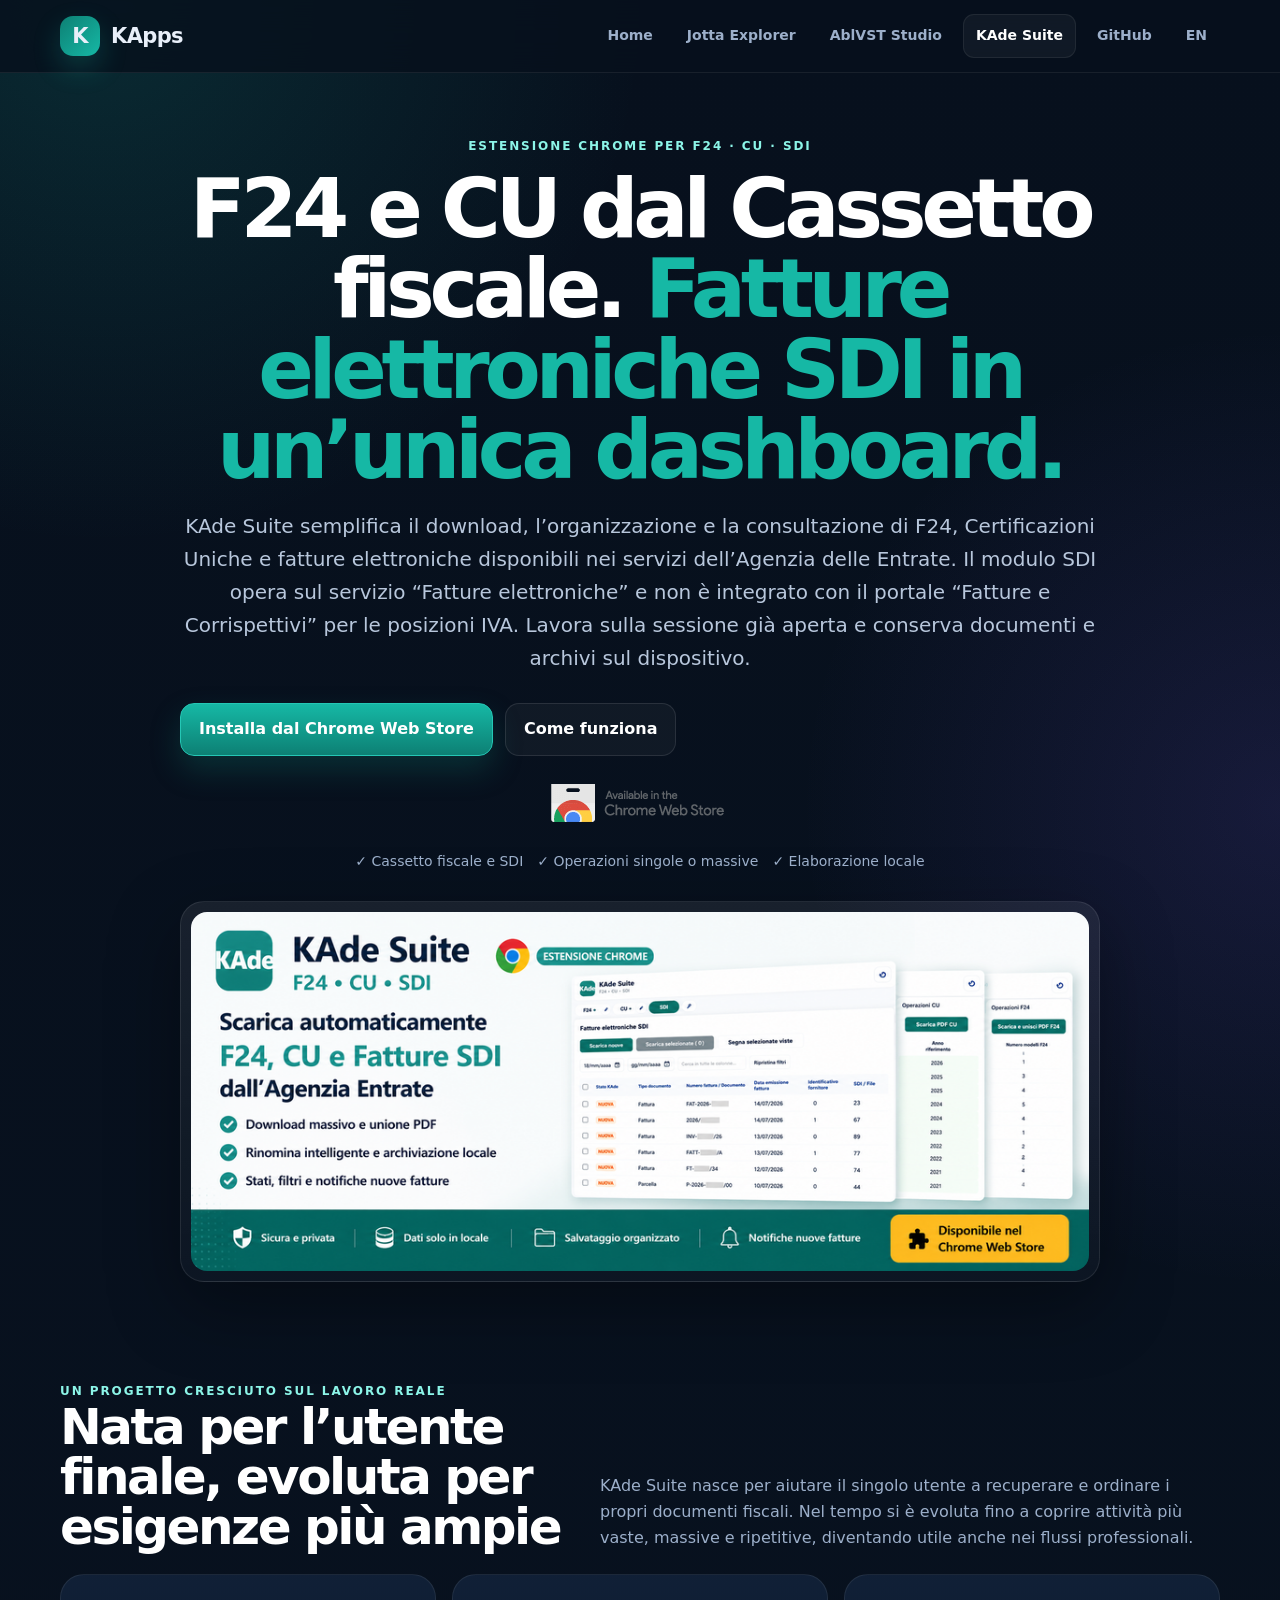
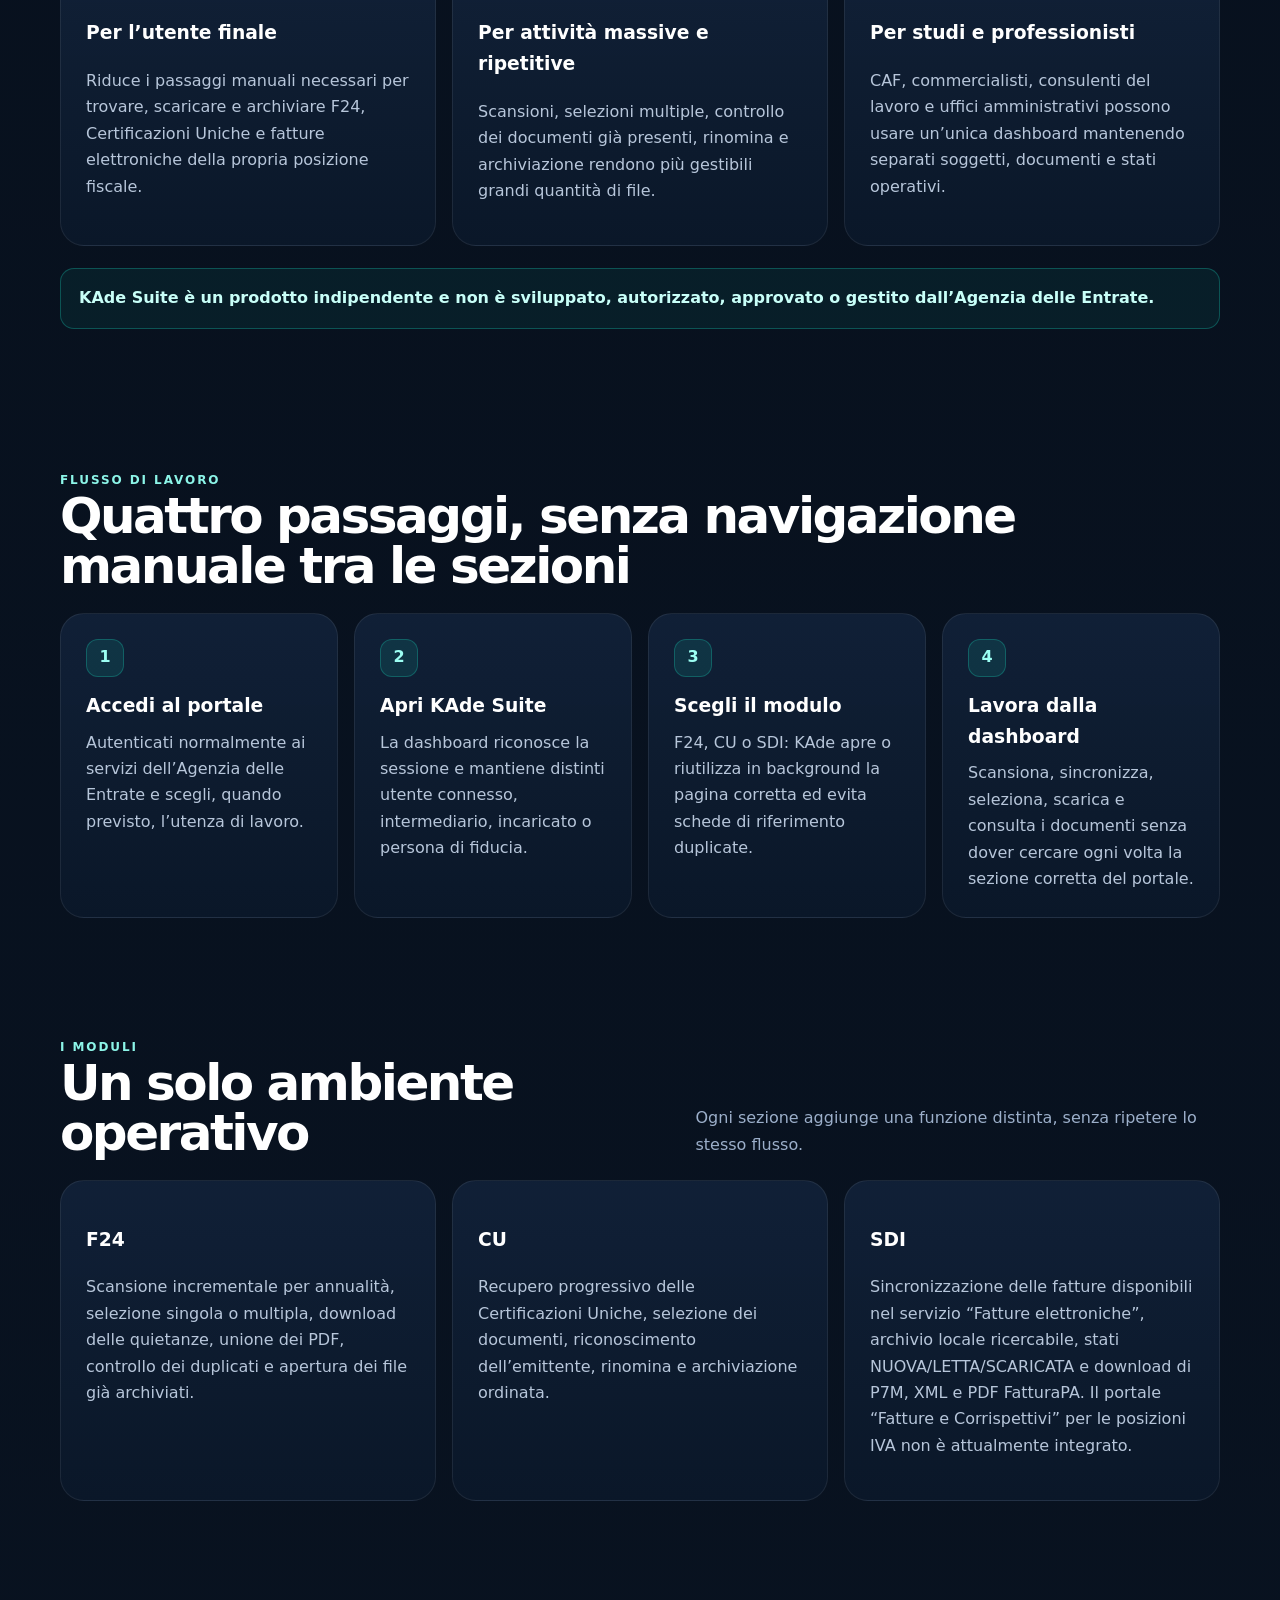
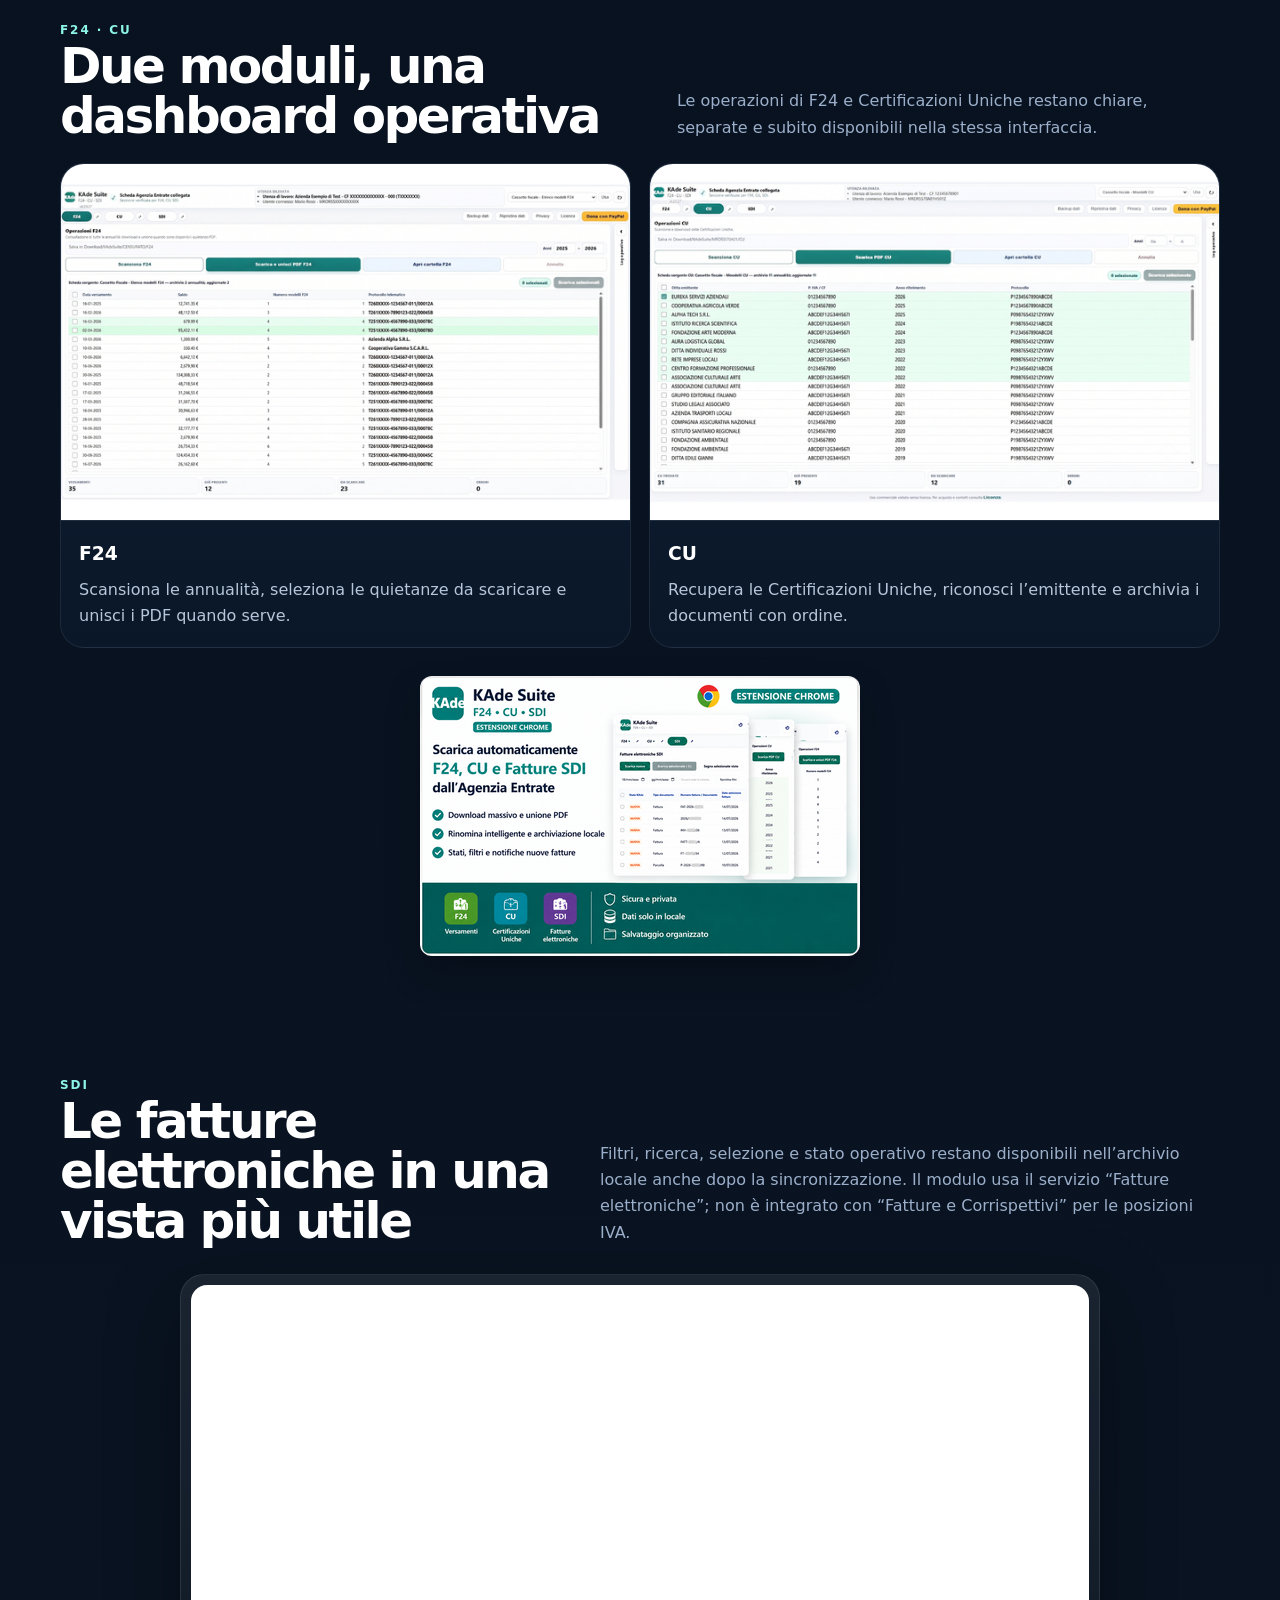
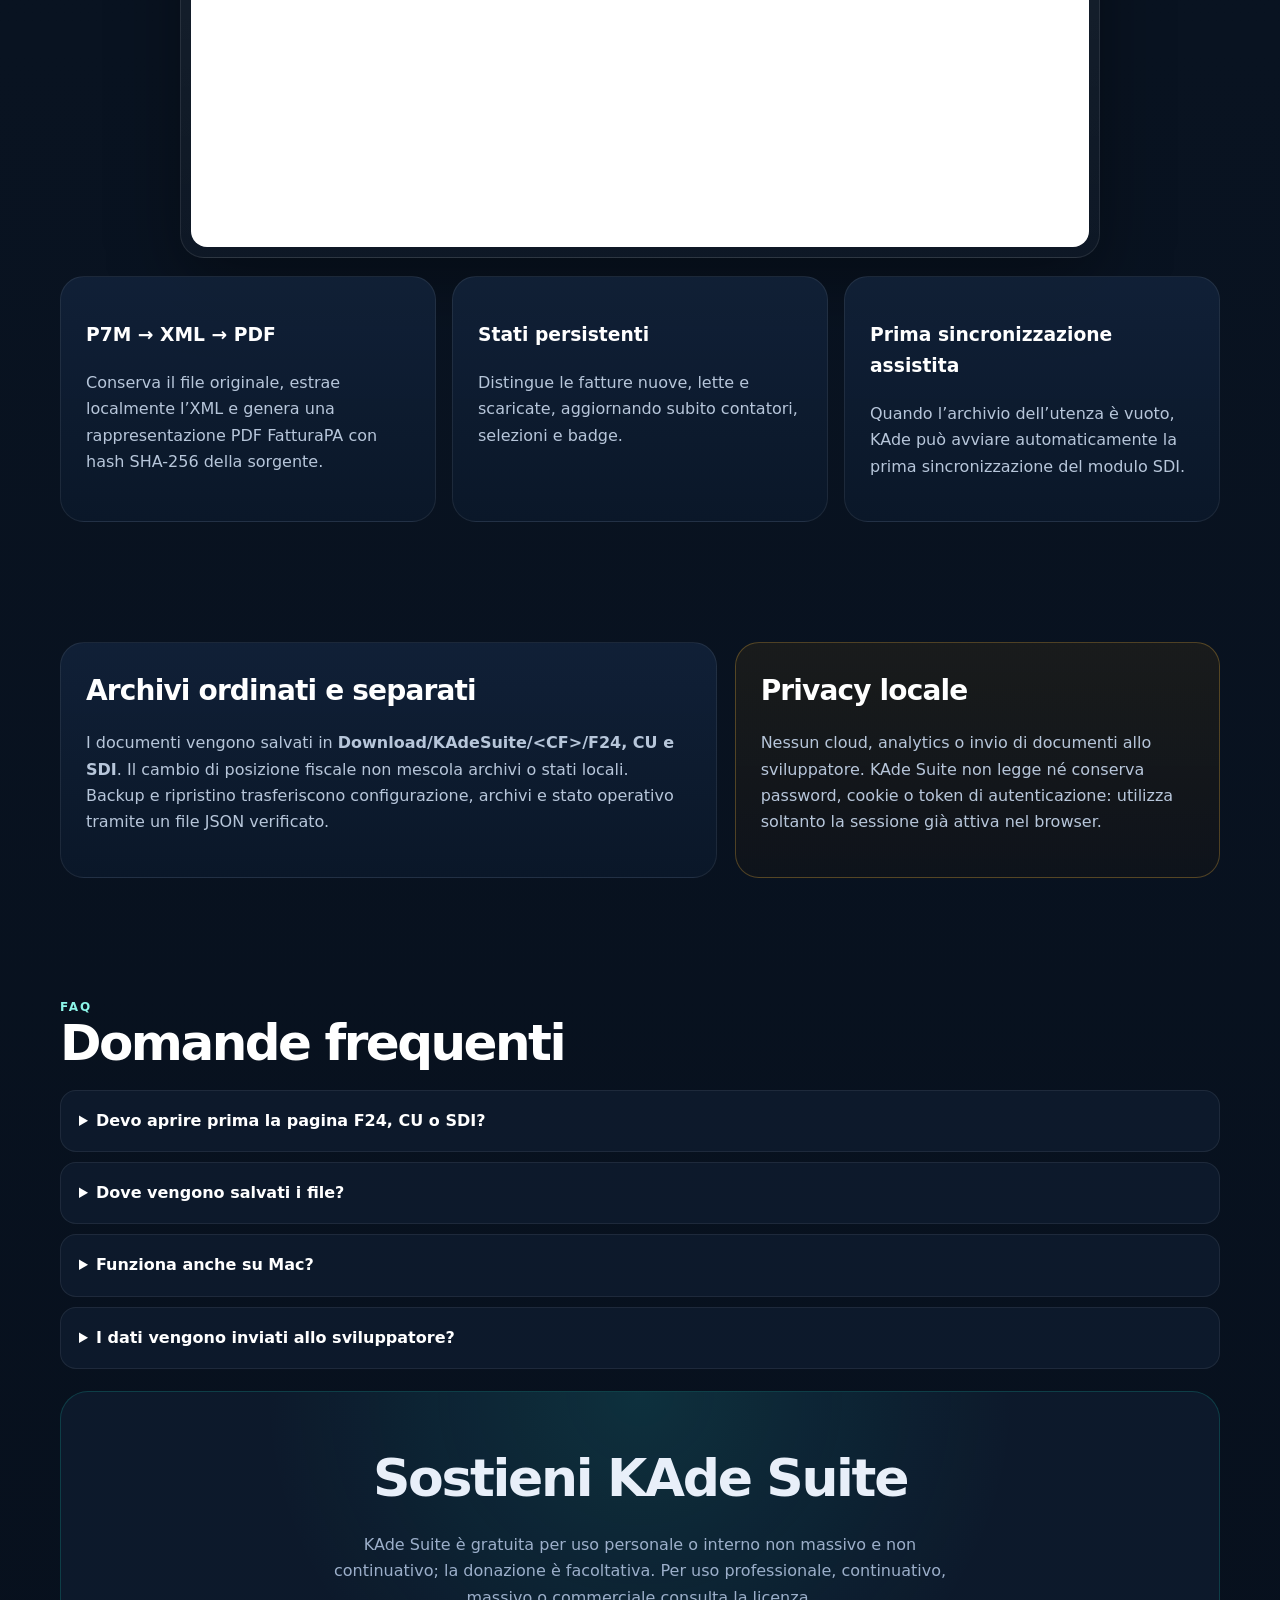
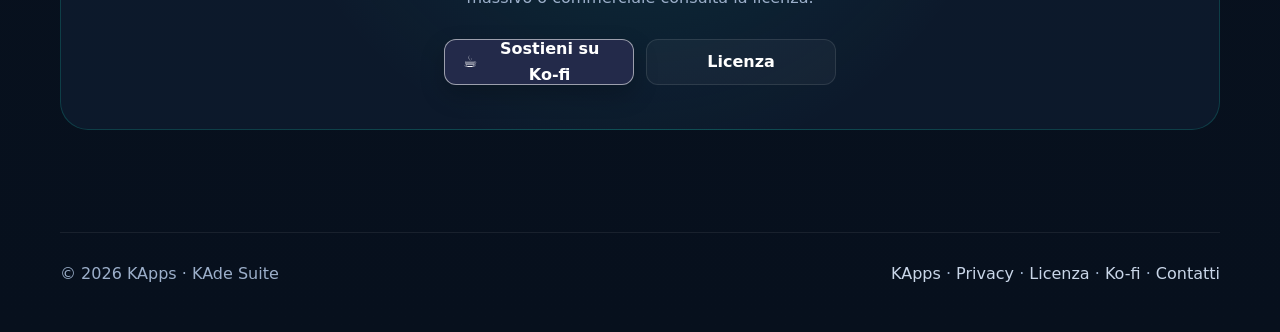
<file: docs/index.html>
<!doctype html>
<html lang="it">
<head>
  <meta charset="utf-8">
  <meta name="viewport" content="width=device-width,initial-scale=1">
  <title>KAde Suite: download massivo F24, CU e fatture SDI</title>
  <meta name="description" content="Estensione Chrome per scaricare F24 e CU e gestire fatture dal servizio Fatture elettroniche. Il modulo SDI non integra Fatture e Corrispettivi.">
  <meta name="google-site-verification" content="sFQ05c6L6X09Z1h0J1PBLBPeRqKLI5xaae3QsJXlgHY">
  
  <link rel="icon" href="assets/favicon-32.png">
  <link rel="apple-touch-icon" href="assets/apple-touch-icon.png">
  <link rel="manifest" href="site.webmanifest">
  <link rel="stylesheet" href="css/style.css">

  <link rel="canonical" href="https://canbelieve.github.io/kade-suite/">
  <link rel="alternate" hreflang="it" href="https://canbelieve.github.io/kade-suite/">
  <link rel="alternate" hreflang="en" href="https://canbelieve.github.io/kade-suite/en/">
  <link rel="alternate" hreflang="x-default" href="https://canbelieve.github.io/kade-suite/">
  <meta name="robots" content="index,follow">
  <meta name="theme-color" content="#07101d">
  <meta property="og:type" content="website">
  <meta property="og:site_name" content="KApps">
  <meta property="og:title" content="KAde Suite: download massivo F24, CU e fatture SDI">
  <meta property="og:description" content="Estensione Chrome per scaricare F24 e CU e gestire fatture dal servizio Fatture elettroniche. Il modulo SDI non integra Fatture e Corrispettivi.">
  <meta property="og:url" content="https://canbelieve.github.io/kade-suite/">
  <meta property="og:image" content="https://canbelieve.github.io/kade-suite/assets/og-kade-suite.png">
  <meta property="og:image:alt" content="KAde Suite">
  <meta property="og:locale" content="it_IT">
  <meta property="og:locale:alternate" content="en_US">
  <meta name="twitter:card" content="summary_large_image">
  <meta name="twitter:title" content="KAde Suite: download massivo F24, CU e fatture SDI">
  <meta name="twitter:description" content="Estensione Chrome per scaricare F24 e CU e gestire fatture dal servizio Fatture elettroniche. Il modulo SDI non integra Fatture e Corrispettivi.">
  <meta name="twitter:image" content="https://canbelieve.github.io/kade-suite/assets/og-kade-suite.png">
  <script type="application/ld+json">{"@context":"https://schema.org","@graph":[{"@type":"SoftwareApplication","@id":"https://canbelieve.github.io/kade-suite/#software","name":"KAde Suite","description":"Estensione Chrome per scaricare F24 e Certificazioni Uniche e gestire le fatture disponibili nel servizio Fatture elettroniche dell'Agenzia delle Entrate. Il modulo SDI non integra il portale Fatture e Corrispettivi per le posizioni IVA.","url":"https://canbelieve.github.io/kade-suite/","inLanguage":"it","applicationCategory":"BusinessApplication","operatingSystem":"Chrome","browserRequirements":"Richiede Google Chrome","isAccessibleForFree":true,"offers":{"@type":"Offer","price":0,"priceCurrency":"EUR","description":"Uso personale o interno non massivo e non continuativo"},"image":"https://canbelieve.github.io/kade-suite/assets/kade-suite-promo-hero.png","screenshot":["https://canbelieve.github.io/kade-suite/assets/kade-suite-f24.png","https://canbelieve.github.io/kade-suite/assets/kade-suite-cu.png","https://canbelieve.github.io/kade-suite/assets/kade-suite-sdi.png"],"featureList":["Download e unione PDF F24","Download massivo delle Certificazioni Uniche","Gestione locale delle fatture disponibili nel servizio Fatture elettroniche","Archivi separati per posizione fiscale"],"downloadUrl":"https://chromewebstore.google.com/detail/kade-suite/hblajdcobjpapcgbkgjkkmnklhofilia","publisher":{"@id":"https://canbelieve.github.io/#organization"}},{"@type":"Organization","@id":"https://canbelieve.github.io/#organization","name":"KApps","url":"https://canbelieve.github.io/","logo":"https://canbelieve.github.io/kade-suite/assets/icon-512.png","sameAs":["https://github.com/canbelieve","https://ko-fi.com/U7I223UF77"]},{"@type":"BreadcrumbList","@id":"https://canbelieve.github.io/kade-suite/#breadcrumb","itemListElement":[{"@type":"ListItem","position":1,"name":"KApps","item":"https://canbelieve.github.io/"},{"@type":"ListItem","position":2,"name":"KAde Suite","item":"https://canbelieve.github.io/kade-suite/"}]}]}</script>
</head>
<body class="kade-page">
<header class="site-header"><div class="container header-inner"><a class="brand" href="https://canbelieve.github.io/"><span class="brand-mark">K</span>KApps</a><nav class="nav" aria-label="Main navigation"><a href="https://canbelieve.github.io/">Home</a><a href="https://canbelieve.github.io/jotta-explorer.html">Jotta Explorer</a><a href="https://canbelieve.github.io/ablvst-studio.html">AblVST Studio</a><a class="active" href="https://canbelieve.github.io/kade-suite/">KAde Suite</a><a href="https://github.com/canbelieve/kade-suite">GitHub</a><a class="lang-btn" href="https://canbelieve.github.io/kade-suite/en/" aria-label="Switch to English">EN</a></nav></div></header>
<main>
<section class="container product-hero">
  <div class="product-copy">
    <div class="eyebrow">ESTENSIONE CHROME PER F24 · CU · SDI</div>
    <h1>F24 e CU dal Cassetto fiscale. <span class="kade-accent">Fatture elettroniche SDI in un’unica dashboard.</span></h1>
    
    <p>KAde Suite semplifica il download, l’organizzazione e la consultazione di F24, Certificazioni Uniche e fatture elettroniche disponibili nei servizi dell’Agenzia delle Entrate. Il modulo SDI opera sul servizio “Fatture elettroniche” e non è integrato con il portale “Fatture e Corrispettivi” per le posizioni IVA. Lavora sulla sessione già aperta e conserva documenti e archivi sul dispositivo.</p>
    
    <div class="hero-actions"><a class="button primary" href="https://chromewebstore.google.com/detail/kade-suite/hblajdcobjpapcgbkgjkkmnklhofilia">Installa dal Chrome Web Store</a><a class="button" href="#come-funziona">Come funziona</a></div>
    <a href="https://chromewebstore.google.com/detail/kade-suite/hblajdcobjpapcgbkgjkkmnklhofilia"><img class="store-badge-kade" src="assets/chrome-web-store-badge.png" alt="Available in the Chrome Web Store" width="206" height="58"></a>
    <div class="notes"><span>✓ Cassetto fiscale e SDI</span><span>✓ Operazioni singole o massive</span><span>✓ Elaborazione locale</span></div>
  </div>
  <div class="product-shot promo-hero"><picture><source srcset="assets/kade-suite-promo-hero-960.webp 960w, assets/kade-suite-promo-hero.webp 1400w" sizes="(max-width: 952px) calc(100vw - 54px), 898px" type="image/webp"><img src="assets/kade-suite-promo-hero.png" alt="KAde Suite per scaricare F24, CU e fatture SDI dall'Agenzia delle Entrate" width="1400" height="560" loading="eager" decoding="async" fetchpriority="high"></picture></div>
</section>

<section class="container section" id="destinatari">
  <div class="section-head"><div><div class="eyebrow">UN PROGETTO CRESCIUTO SUL LAVORO REALE</div><h2>Nata per l’utente finale, evoluta per esigenze più ampie</h2></div><p>KAde Suite nasce per aiutare il singolo utente a recuperare e ordinare i propri documenti fiscali. Nel tempo si è evoluta fino a coprire attività più vaste, massive e ripetitive, diventando utile anche nei flussi professionali.</p></div>
  <div class="grid-3">
    <article class="panel"><h3>Per l’utente finale</h3><p>Riduce i passaggi manuali necessari per trovare, scaricare e archiviare F24, Certificazioni Uniche e fatture elettroniche della propria posizione fiscale.</p></article>
    <article class="panel"><h3>Per attività massive e ripetitive</h3><p>Scansioni, selezioni multiple, controllo dei documenti già presenti, rinomina e archiviazione rendono più gestibili grandi quantità di file.</p></article>
    <article class="panel"><h3>Per studi e professionisti</h3><p>CAF, commercialisti, consulenti del lavoro e uffici amministrativi possono usare un’unica dashboard mantenendo separati soggetti, documenti e stati operativi.</p></article>
  </div>
  <div class="notice">KAde Suite è un prodotto indipendente e non è sviluppato, autorizzato, approvato o gestito dall’Agenzia delle Entrate.</div>
</section>

<section class="container section" id="come-funziona">
  <div class="section-head"><div><div class="eyebrow">FLUSSO DI LAVORO</div><h2>Quattro passaggi, senza navigazione manuale tra le sezioni</h2></div></div>
  <div class="grid-3 workflow-grid">
    <article class="panel step"><span>1</span><h3>Accedi al portale</h3><p>Autenticati normalmente ai servizi dell’Agenzia delle Entrate e scegli, quando previsto, l’utenza di lavoro.</p></article>
    <article class="panel step"><span>2</span><h3>Apri KAde Suite</h3><p>La dashboard riconosce la sessione e mantiene distinti utente connesso, intermediario, incaricato o persona di fiducia.</p></article>
    <article class="panel step"><span>3</span><h3>Scegli il modulo</h3><p>F24, CU o SDI: KAde apre o riutilizza in background la pagina corretta ed evita schede di riferimento duplicate.</p></article>
    <article class="panel step"><span>4</span><h3>Lavora dalla dashboard</h3><p>Scansiona, sincronizza, seleziona, scarica e consulta i documenti senza dover cercare ogni volta la sezione corretta del portale.</p></article>
  </div>
</section>

<section class="container section" id="features">
  <div class="section-head"><div><div class="eyebrow">I MODULI</div><h2>Un solo ambiente operativo</h2></div><p>Ogni sezione aggiunge una funzione distinta, senza ripetere lo stesso flusso.</p></div>
  <div class="grid-3">
    <article class="panel"><h3>F24</h3><p>Scansione incrementale per annualità, selezione singola o multipla, download delle quietanze, unione dei PDF, controllo dei duplicati e apertura dei file già archiviati.</p></article>
    <article class="panel"><h3>CU</h3><p>Recupero progressivo delle Certificazioni Uniche, selezione dei documenti, riconoscimento dell’emittente, rinomina e archiviazione ordinata.</p></article>
    <article class="panel"><h3>SDI</h3><p>Sincronizzazione delle fatture disponibili nel servizio “Fatture elettroniche”, archivio locale ricercabile, stati NUOVA/LETTA/SCARICATA e download di P7M, XML e PDF FatturaPA. Il portale “Fatture e Corrispettivi” per le posizioni IVA non è attualmente integrato.</p></article>
  </div>
</section>

<section class="container section" id="f24-cu">
  <div class="section-head"><div><div class="eyebrow">F24 · CU</div><h2>Due moduli, una dashboard operativa</h2></div><p>Le operazioni di F24 e Certificazioni Uniche restano chiare, separate e subito disponibili nella stessa interfaccia.</p></div>
  <div class="module-showcase">
    <article class="panel module-card"><picture><source srcset="assets/kade-suite-f24-640.webp 640w, assets/kade-suite-f24.webp 1280w" sizes="(max-width: 720px) calc(100vw - 34px), (max-width: 1192px) calc(50vw - 27px), 569px" type="image/webp"><img src="assets/kade-suite-f24.png" alt="Modulo F24 di KAde Suite" width="1280" height="800" loading="lazy" decoding="async"></picture><div><h3>F24</h3><p>Scansiona le annualità, seleziona le quietanze da scaricare e unisci i PDF quando serve.</p></div></article>
    <article class="panel module-card"><picture><source srcset="assets/kade-suite-cu-640.webp 640w, assets/kade-suite-cu.webp 1280w" sizes="(max-width: 720px) calc(100vw - 34px), (max-width: 1192px) calc(50vw - 27px), 569px" type="image/webp"><img src="assets/kade-suite-cu.png" alt="Modulo Certificazioni Uniche di KAde Suite" width="1280" height="800" loading="lazy" decoding="async"></picture><div><h3>CU</h3><p>Recupera le Certificazioni Uniche, riconosci l’emittente e archivia i documenti con ordine.</p></div></article>
  </div>
  <a class="compact-promo" href="https://chromewebstore.google.com/detail/kade-suite/hblajdcobjpapcgbkgjkkmnklhofilia" aria-label="Installa KAde Suite dal Chrome Web Store"><picture><source srcset="assets/kade-suite-promo-compact.webp" type="image/webp"><img src="assets/kade-suite-promo-compact.png" alt="KAde Suite, estensione Chrome per F24, CU e SDI" width="440" height="280" loading="lazy" decoding="async"></picture></a>
</section>

<section class="container section" id="sdi">
  <div class="section-head"><div><div class="eyebrow">SDI</div><h2>Le fatture elettroniche in una vista più utile</h2></div><p>Filtri, ricerca, selezione e stato operativo restano disponibili nell’archivio locale anche dopo la sincronizzazione. Il modulo usa il servizio “Fatture elettroniche”; non è integrato con “Fatture e Corrispettivi” per le posizioni IVA.</p></div>
  <div class="product-shot sdi-shot"><picture><source srcset="assets/kade-suite-sdi-793.webp 793w, assets/kade-suite-sdi.webp 1586w" sizes="(max-width: 952px) calc(100vw - 54px), 898px" type="image/webp"><img src="assets/kade-suite-sdi.png" alt="Archivio SDI di KAde Suite" width="1586" height="992" loading="lazy" decoding="async"></picture></div>
  <div class="grid-3 sdi-features">
    <article class="panel"><h3>P7M → XML → PDF</h3><p>Conserva il file originale, estrae localmente l’XML e genera una rappresentazione PDF FatturaPA con hash SHA-256 della sorgente.</p></article>
    <article class="panel"><h3>Stati persistenti</h3><p>Distingue le fatture nuove, lette e scaricate, aggiornando subito contatori, selezioni e badge.</p></article>
    <article class="panel"><h3>Prima sincronizzazione assistita</h3><p>Quando l’archivio dell’utenza è vuoto, KAde può avviare automaticamente la prima sincronizzazione del modulo SDI.</p></article>
  </div>
</section>

<section class="container section">
  <div class="requirements">
    <article class="panel"><h2>Archivi ordinati e separati</h2><p>I documenti vengono salvati in <strong>Download/KAdeSuite/&lt;CF&gt;/F24, CU e SDI</strong>. Il cambio di posizione fiscale non mescola archivi o stati locali. Backup e ripristino trasferiscono configurazione, archivi e stato operativo tramite un file JSON verificato.</p></article>
    <article class="panel callout"><h2>Privacy locale</h2><p>Nessun cloud, analytics o invio di documenti allo sviluppatore. KAde Suite non legge né conserva password, cookie o token di autenticazione: utilizza soltanto la sessione già attiva nel browser.</p></article>
  </div>
</section>

<section class="container section" id="faq">
  <div class="section-head"><div><div class="eyebrow">FAQ</div><h2>Domande frequenti</h2></div></div>
  <div class="faq">
    <details><summary>Devo aprire prima la pagina F24, CU o SDI?</summary><p>No. Devi prima autenticarti ai servizi dell’Agenzia delle Entrate. Poi apri KAde Suite e selezioni il modulo: l’estensione apre o riutilizza automaticamente la relativa pagina di riferimento. In caso di sessione scaduta ti chiede di effettuare nuovamente l’accesso.</p></details>
    <details><summary>Dove vengono salvati i file?</summary><p>Nella cartella Download predefinita di Chrome, sotto KAdeSuite/&lt;CF&gt;/F24, CU e SDI.</p></details>
    <details><summary>Funziona anche su Mac?</summary><p>Il codice usa le API standard di Chrome e percorsi relativi alla cartella Download, senza riferimenti fissi a Windows. È quindi progettato per Windows, macOS e Linux. I test principali della versione attuale sono stati eseguiti su Windows; su macOS e Linux è consigliato verificare il flusso con la propria configurazione di Chrome.</p></details>
    <details><summary>I dati vengono inviati allo sviluppatore?</summary><p>No. Non sono presenti analytics, pubblicità, telemetria dello sviluppatore o servizi cloud per i documenti.</p></details>
  </div>
  <div class="cta" id="support"><h2>Sostieni KAde Suite</h2><p>KAde Suite è gratuita per uso personale o interno non massivo e non continuativo; la donazione è facoltativa. Per uso professionale, continuativo, massivo o commerciale consulta la licenza.</p><div class="hero-actions"><a class="button kofi-link" href="https://ko-fi.com/U7I223UF77" target="_blank" rel="noopener noreferrer"><span aria-hidden="true">☕</span> Sostieni su Ko-fi</a><a class="button" href="license.html">Licenza</a></div></div>
</section>
</main>
<footer class="container footer"><span>© 2026 KApps · KAde Suite</span><span><a href="https://canbelieve.github.io/">KApps</a> · <a href="privacy.html">Privacy</a> · <a href="license.html">Licenza</a> · <a href="https://ko-fi.com/U7I223UF77" target="_blank" rel="noopener noreferrer">Ko-fi</a> · <a href="mailto:info@latenzazero.it">Contatti</a></span></footer>
<script src="js/app.js"></script>
</body></html>
</file>
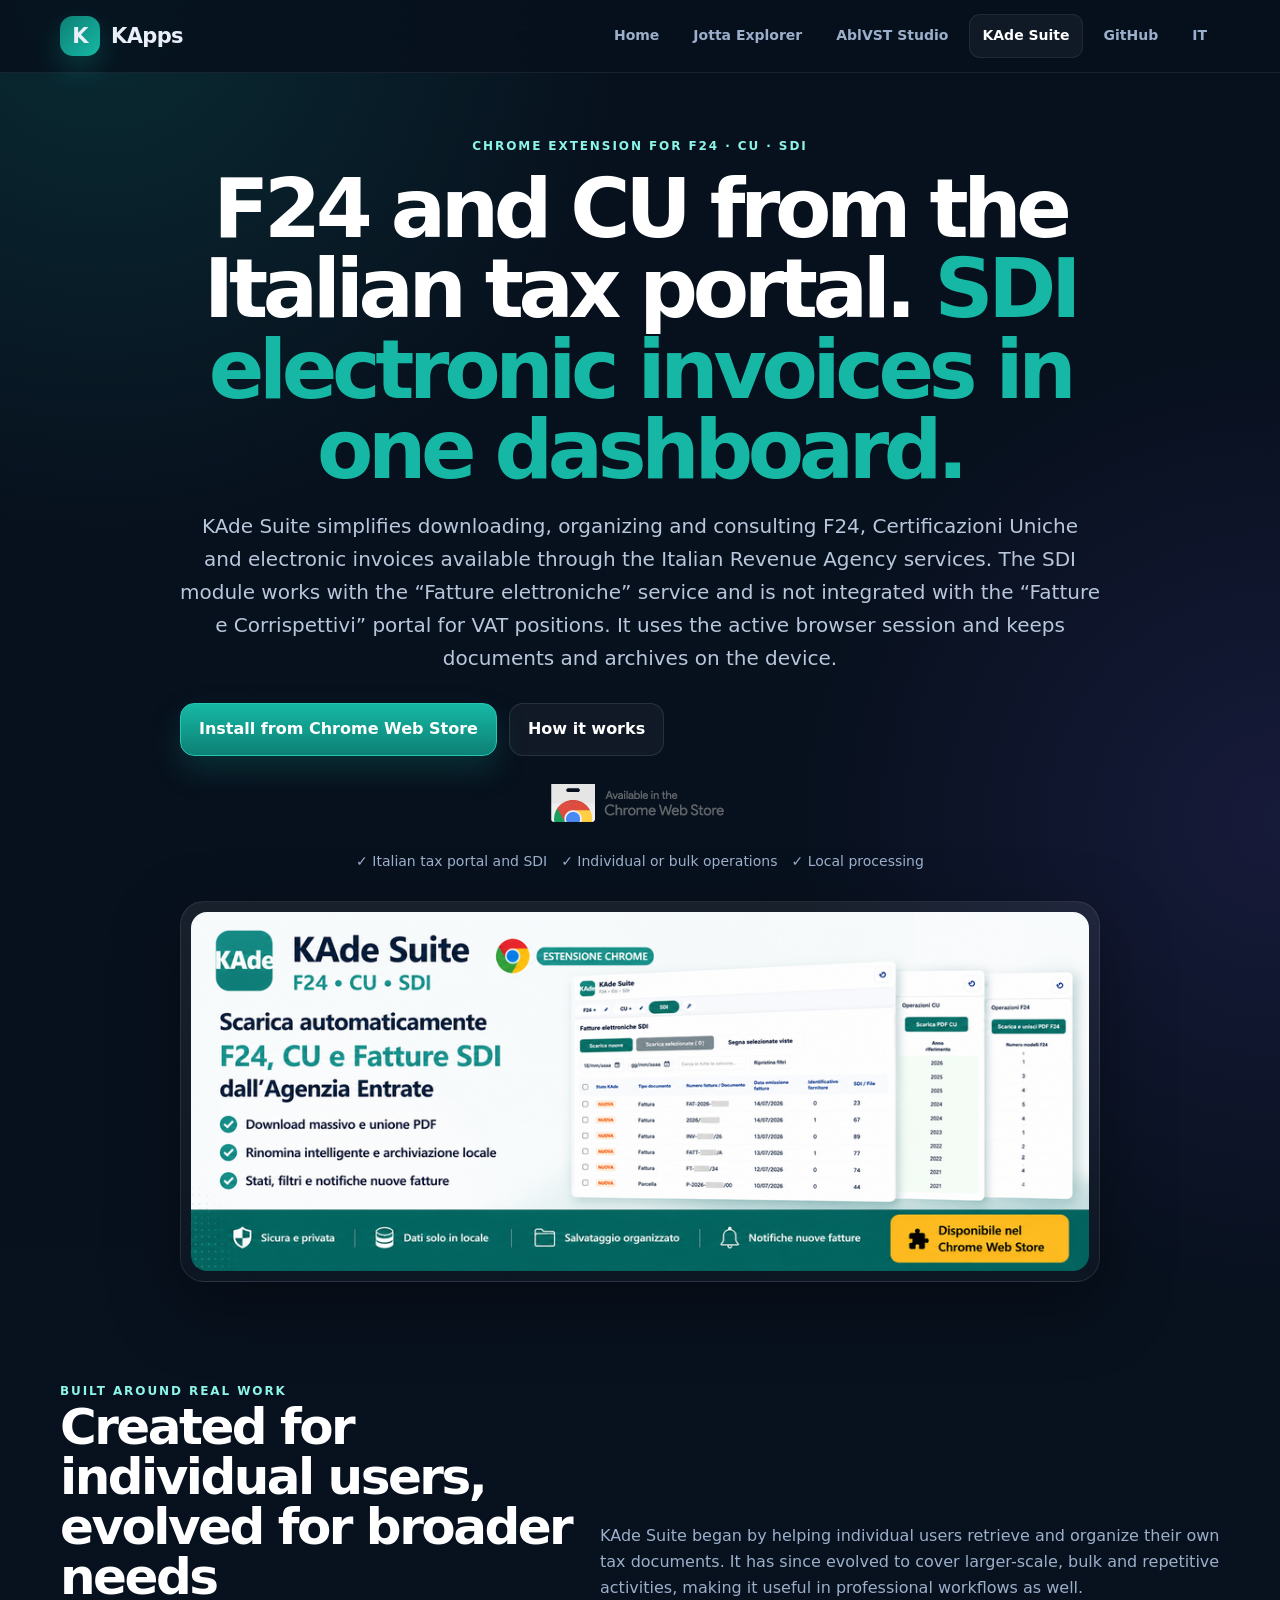
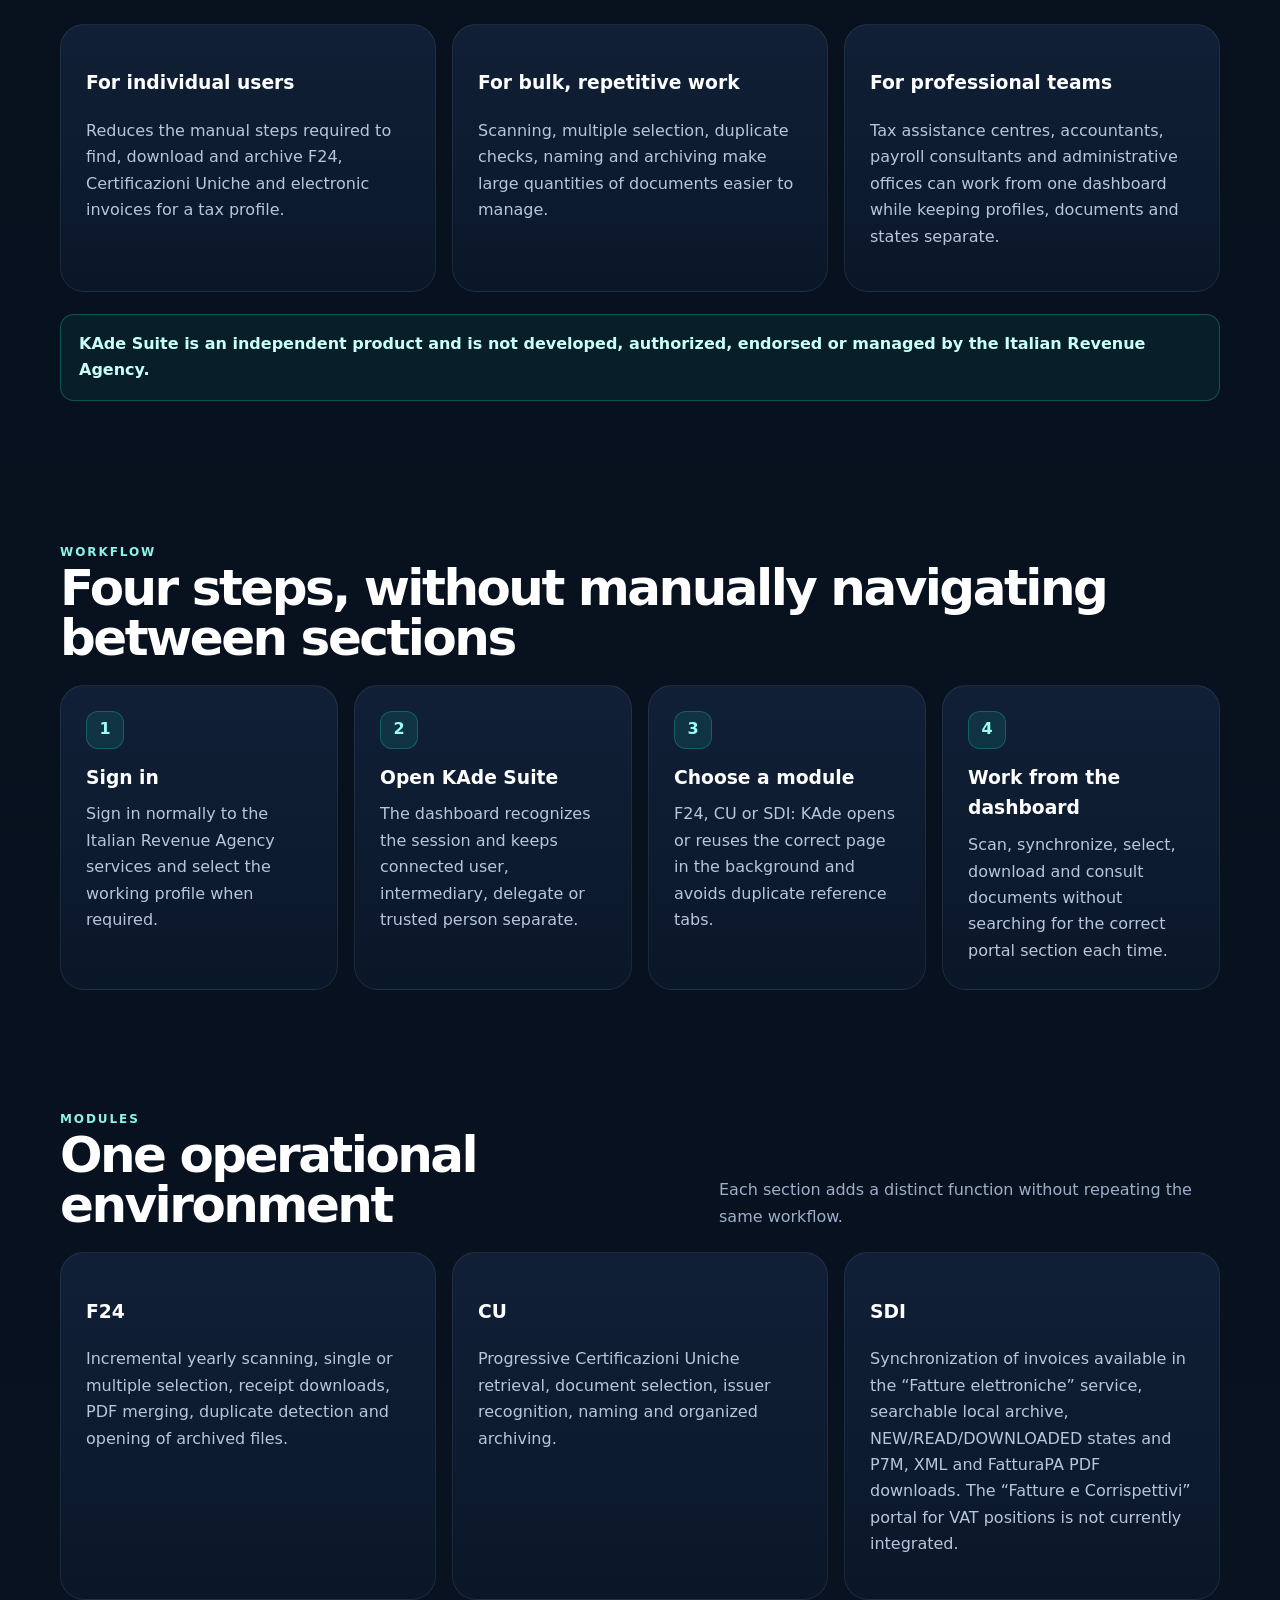
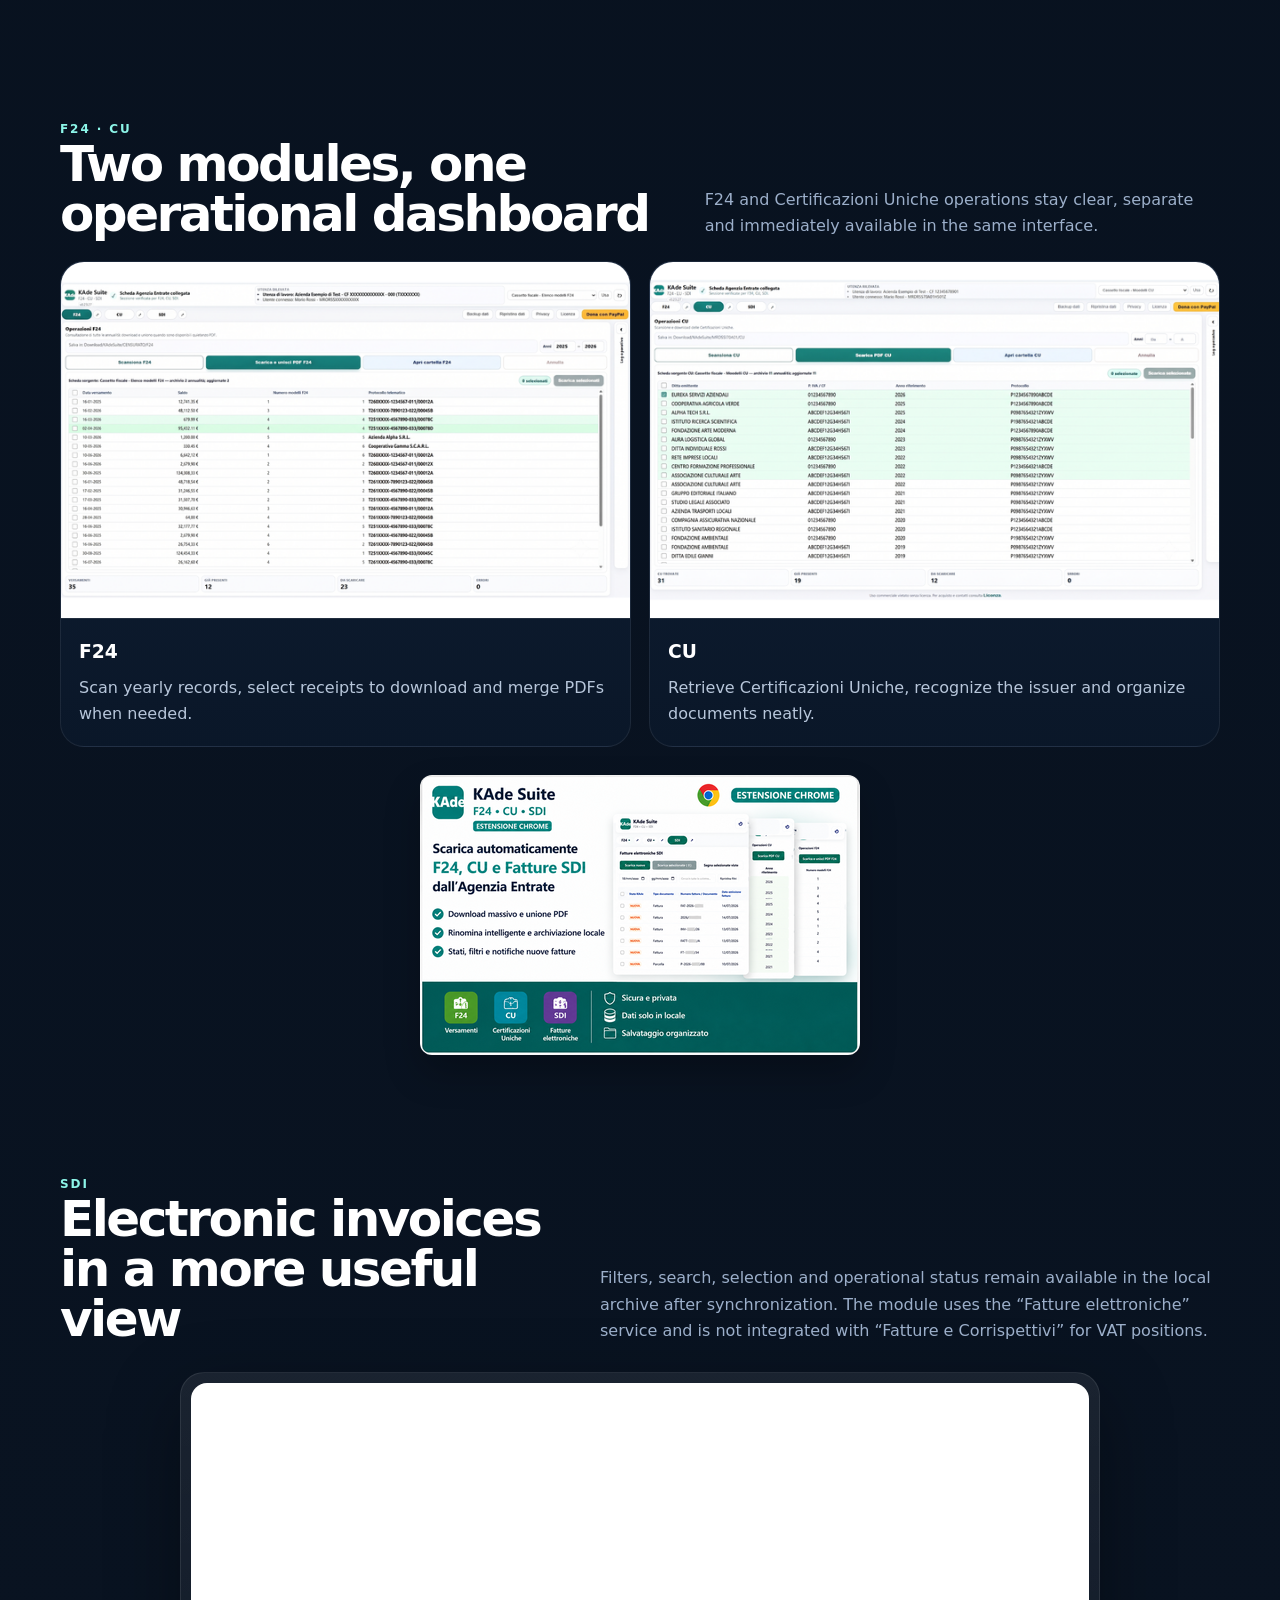
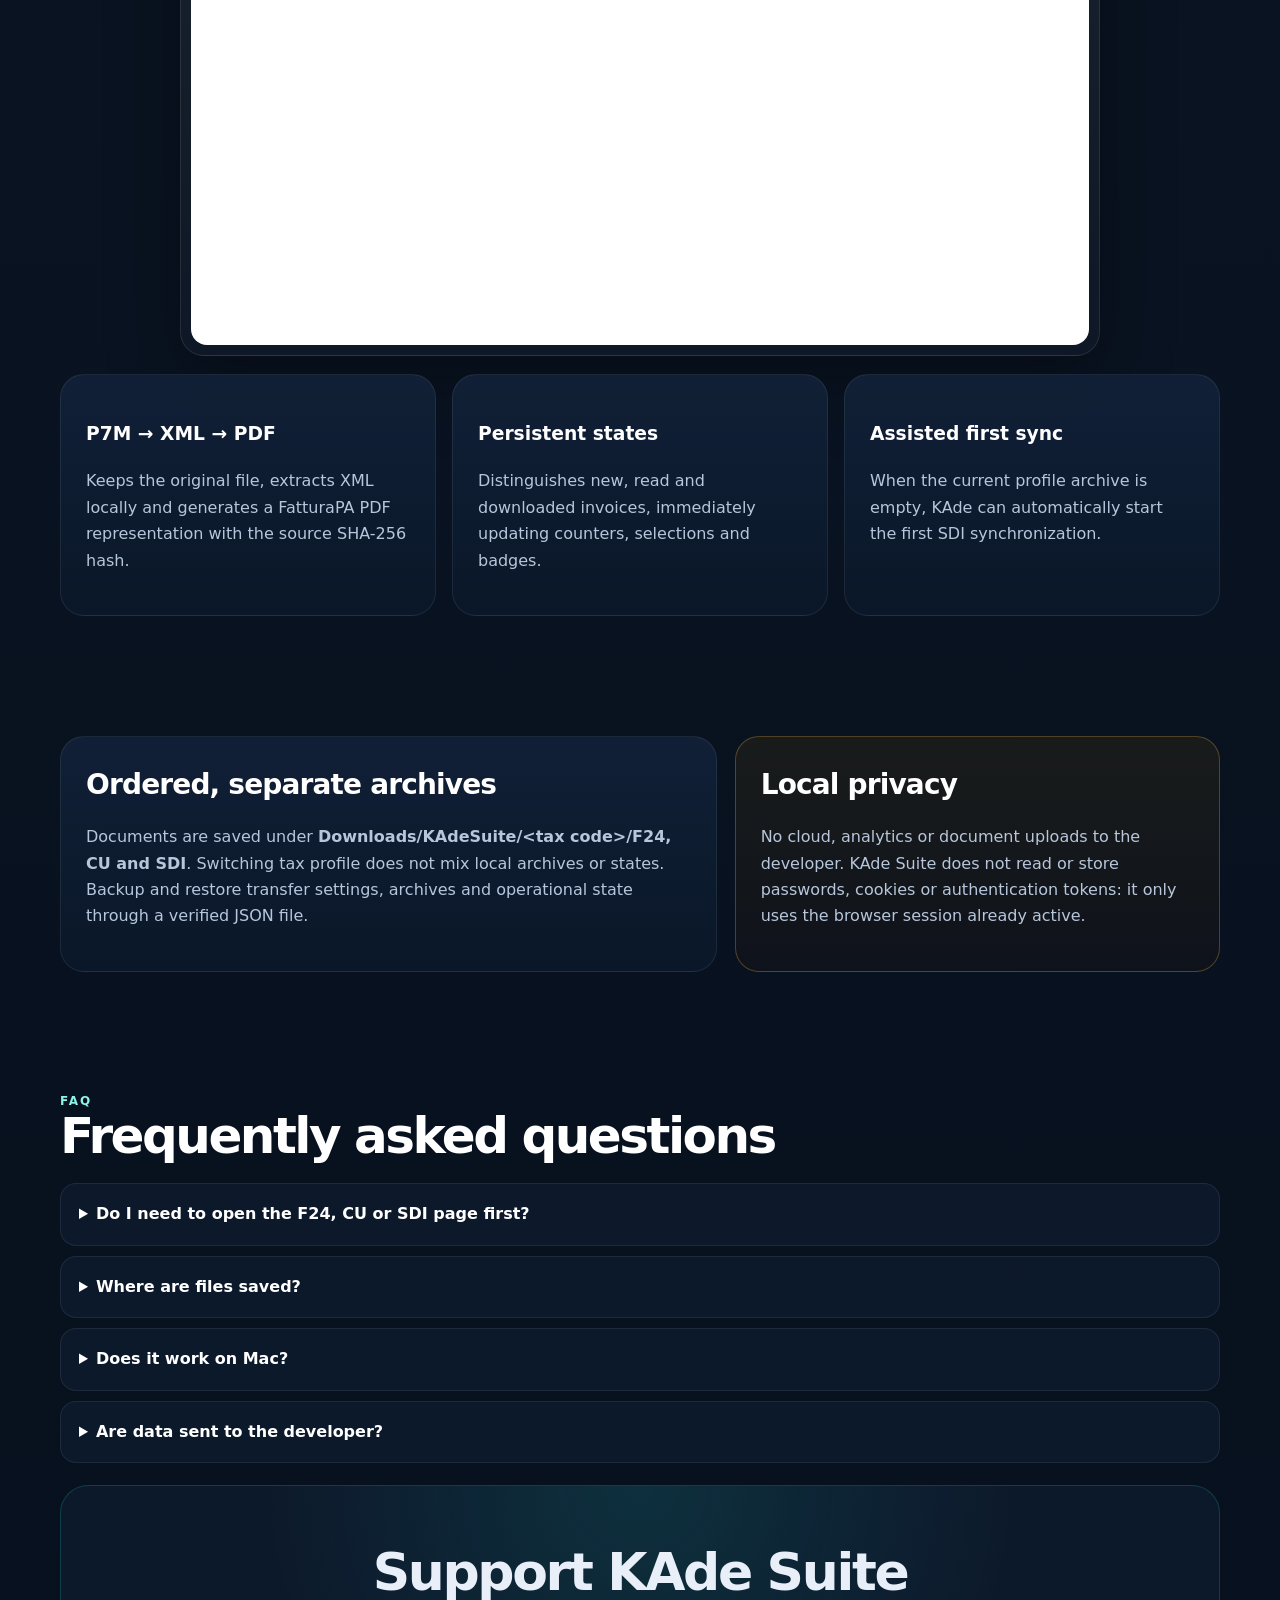
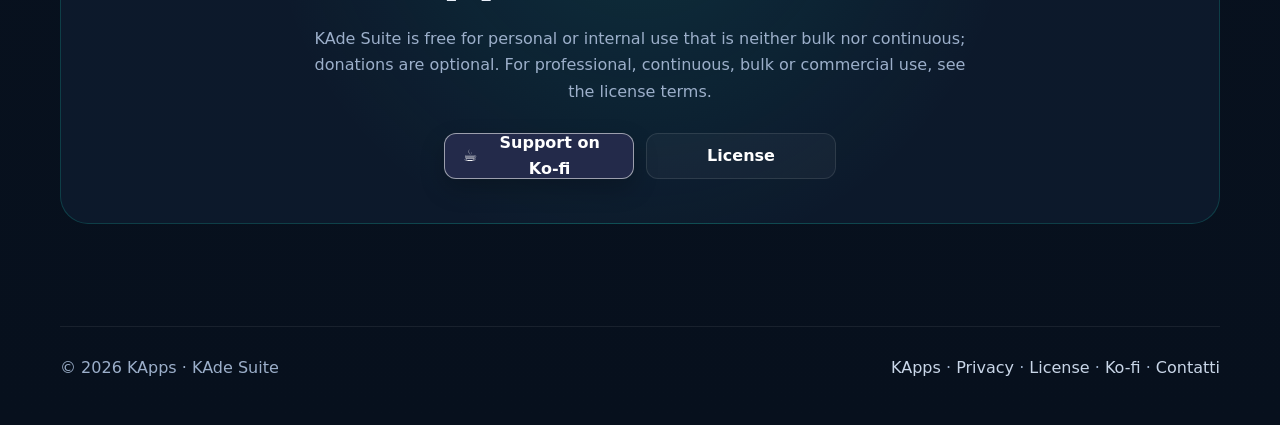
<file: docs/en/index.html>
<!doctype html>
<html lang="en">
<head>
  <meta charset="utf-8">
  <meta name="viewport" content="width=device-width,initial-scale=1">
  <title>KAde Suite: bulk F24, CU and SDI document workflows</title>
  <meta name="description" content="Chrome extension for F24, CU and invoices in the Italian Revenue Agency's Fatture elettroniche service. SDI does not integrate with Fatture e Corrispettivi.">
  
  <link rel="icon" href="../assets/favicon-32.png">
  <link rel="apple-touch-icon" href="../assets/apple-touch-icon.png">
  <link rel="manifest" href="../site.webmanifest">
  <link rel="stylesheet" href="../css/style.css">

  <link rel="canonical" href="https://canbelieve.github.io/kade-suite/en/">
  <link rel="alternate" hreflang="it" href="https://canbelieve.github.io/kade-suite/">
  <link rel="alternate" hreflang="en" href="https://canbelieve.github.io/kade-suite/en/">
  <link rel="alternate" hreflang="x-default" href="https://canbelieve.github.io/kade-suite/">
  <meta name="robots" content="index,follow">
  <meta name="theme-color" content="#07101d">
  <meta property="og:type" content="website">
  <meta property="og:site_name" content="KApps">
  <meta property="og:title" content="KAde Suite: bulk F24, CU and SDI document workflows">
  <meta property="og:description" content="Chrome extension for F24, CU and invoices in the Italian Revenue Agency's Fatture elettroniche service. SDI does not integrate with Fatture e Corrispettivi.">
  <meta property="og:url" content="https://canbelieve.github.io/kade-suite/en/">
  <meta property="og:image" content="https://canbelieve.github.io/kade-suite/assets/og-kade-suite.png">
  <meta property="og:image:alt" content="KAde Suite">
  <meta property="og:locale" content="en_US">
  <meta property="og:locale:alternate" content="it_IT">
  <meta name="twitter:card" content="summary_large_image">
  <meta name="twitter:title" content="KAde Suite: bulk F24, CU and SDI document workflows">
  <meta name="twitter:description" content="Chrome extension for F24, CU and invoices in the Italian Revenue Agency's Fatture elettroniche service. SDI does not integrate with Fatture e Corrispettivi.">
  <meta name="twitter:image" content="https://canbelieve.github.io/kade-suite/assets/og-kade-suite.png">
  <script type="application/ld+json">{"@context":"https://schema.org","@graph":[{"@type":"SoftwareApplication","@id":"https://canbelieve.github.io/kade-suite/en/#software","name":"KAde Suite","description":"Chrome extension for downloading F24 and Certificazioni Uniche and managing invoices available in the Italian Revenue Agency's Fatture elettroniche service. SDI is not integrated with Fatture e Corrispettivi for VAT positions.","url":"https://canbelieve.github.io/kade-suite/en/","inLanguage":"en","applicationCategory":"BusinessApplication","operatingSystem":"Chrome","browserRequirements":"Requires Google Chrome","isAccessibleForFree":true,"offers":{"@type":"Offer","price":0,"priceCurrency":"EUR","description":"Personal or internal use that is neither bulk nor continuous"},"image":"https://canbelieve.github.io/kade-suite/assets/kade-suite-promo-hero.png","screenshot":["https://canbelieve.github.io/kade-suite/assets/kade-suite-f24.png","https://canbelieve.github.io/kade-suite/assets/kade-suite-cu.png","https://canbelieve.github.io/kade-suite/assets/kade-suite-sdi.png"],"featureList":["Download and merge F24 PDFs","Bulk download of Certificazioni Uniche","Management of invoices available in Fatture elettroniche","Separate archives for each tax position"],"downloadUrl":"https://chromewebstore.google.com/detail/kade-suite/hblajdcobjpapcgbkgjkkmnklhofilia","publisher":{"@id":"https://canbelieve.github.io/#organization"}},{"@type":"Organization","@id":"https://canbelieve.github.io/#organization","name":"KApps","url":"https://canbelieve.github.io/","logo":"https://canbelieve.github.io/kade-suite/assets/icon-512.png","sameAs":["https://github.com/canbelieve","https://ko-fi.com/U7I223UF77"]},{"@type":"BreadcrumbList","@id":"https://canbelieve.github.io/kade-suite/en/#breadcrumb","itemListElement":[{"@type":"ListItem","position":1,"name":"KApps","item":"https://canbelieve.github.io/"},{"@type":"ListItem","position":2,"name":"KAde Suite","item":"https://canbelieve.github.io/kade-suite/en/"}]}]}</script>
</head>
<body class="kade-page">
<header class="site-header"><div class="container header-inner"><a class="brand" href="https://canbelieve.github.io/en/"><span class="brand-mark">K</span>KApps</a><nav class="nav" aria-label="Main navigation"><a href="https://canbelieve.github.io/en/">Home</a><a href="https://canbelieve.github.io/jotta-explorer.html">Jotta Explorer</a><a href="https://canbelieve.github.io/ablvst-studio.html">AblVST Studio</a><a class="active" href="https://canbelieve.github.io/kade-suite/en/">KAde Suite</a><a href="https://github.com/canbelieve/kade-suite">GitHub</a><a class="lang-btn" href="https://canbelieve.github.io/kade-suite/" aria-label="Switch to Italiano">IT</a></nav></div></header>
<main>
<section class="container product-hero">
  <div class="product-copy">
    <div class="eyebrow">CHROME EXTENSION FOR F24 · CU · SDI</div>
    
    <h1>F24 and CU from the Italian tax portal. <span class="kade-accent">SDI electronic invoices in one dashboard.</span></h1>
    
    <p>KAde Suite simplifies downloading, organizing and consulting F24, Certificazioni Uniche and electronic invoices available through the Italian Revenue Agency services. The SDI module works with the “Fatture elettroniche” service and is not integrated with the “Fatture e Corrispettivi” portal for VAT positions. It uses the active browser session and keeps documents and archives on the device.</p>
    <div class="hero-actions"><a class="button primary" href="https://chromewebstore.google.com/detail/kade-suite/hblajdcobjpapcgbkgjkkmnklhofilia">Install from Chrome Web Store</a><a class="button" href="#come-funziona">How it works</a></div>
    <a href="https://chromewebstore.google.com/detail/kade-suite/hblajdcobjpapcgbkgjkkmnklhofilia"><img class="store-badge-kade" src="../assets/chrome-web-store-badge.png" alt="Available in the Chrome Web Store" width="206" height="58"></a>
    <div class="notes"><span>✓ Italian tax portal and SDI</span><span>✓ Individual or bulk operations</span><span>✓ Local processing</span></div>
  </div>
  <div class="product-shot promo-hero"><picture><source srcset="../assets/kade-suite-promo-hero-960.webp 960w, ../assets/kade-suite-promo-hero.webp 1400w" sizes="(max-width: 952px) calc(100vw - 54px), 898px" type="image/webp"><img src="../assets/kade-suite-promo-hero.png" alt="KAde Suite for downloading F24, CU and SDI invoices from the Italian Revenue Agency" width="1400" height="560" loading="eager" decoding="async" fetchpriority="high"></picture></div>
</section>

<section class="container section" id="audience">
  <div class="section-head"><div><div class="eyebrow">BUILT AROUND REAL WORK</div><h2>Created for individual users, evolved for broader needs</h2></div><p>KAde Suite began by helping individual users retrieve and organize their own tax documents. It has since evolved to cover larger-scale, bulk and repetitive activities, making it useful in professional workflows as well.</p></div>
  <div class="grid-3">
    <article class="panel"><h3>For individual users</h3><p>Reduces the manual steps required to find, download and archive F24, Certificazioni Uniche and electronic invoices for a tax profile.</p></article>
    <article class="panel"><h3>For bulk, repetitive work</h3><p>Scanning, multiple selection, duplicate checks, naming and archiving make large quantities of documents easier to manage.</p></article>
    <article class="panel"><h3>For professional teams</h3><p>Tax assistance centres, accountants, payroll consultants and administrative offices can work from one dashboard while keeping profiles, documents and states separate.</p></article>
  </div>
  <div class="notice">KAde Suite is an independent product and is not developed, authorized, endorsed or managed by the Italian Revenue Agency.</div>
</section>

<section class="container section" id="come-funziona">
  <div class="section-head"><div><div class="eyebrow">WORKFLOW</div><h2>Four steps, without manually navigating between sections</h2></div></div>
  <div class="grid-3 workflow-grid">
    <article class="panel step"><span>1</span><h3>Sign in</h3><p>Sign in normally to the Italian Revenue Agency services and select the working profile when required.</p></article>
    <article class="panel step"><span>2</span><h3>Open KAde Suite</h3><p>The dashboard recognizes the session and keeps connected user, intermediary, delegate or trusted person separate.</p></article>
    <article class="panel step"><span>3</span><h3>Choose a module</h3><p>F24, CU or SDI: KAde opens or reuses the correct page in the background and avoids duplicate reference tabs.</p></article>
    <article class="panel step"><span>4</span><h3>Work from the dashboard</h3><p>Scan, synchronize, select, download and consult documents without searching for the correct portal section each time.</p></article>
  </div>
</section>

<section class="container section" id="features">
  <div class="section-head"><div><div class="eyebrow">MODULES</div><h2>One operational environment</h2></div><p>Each section adds a distinct function without repeating the same workflow.</p></div>
  <div class="grid-3">
    <article class="panel"><h3>F24</h3><p>Incremental yearly scanning, single or multiple selection, receipt downloads, PDF merging, duplicate detection and opening of archived files.</p></article>
    <article class="panel"><h3>CU</h3><p>Progressive Certificazioni Uniche retrieval, document selection, issuer recognition, naming and organized archiving.</p></article>
    <article class="panel"><h3>SDI</h3><p>Synchronization of invoices available in the “Fatture elettroniche” service, searchable local archive, NEW/READ/DOWNLOADED states and P7M, XML and FatturaPA PDF downloads. The “Fatture e Corrispettivi” portal for VAT positions is not currently integrated.</p></article>
  </div>
</section>

<section class="container section" id="f24-cu">
  <div class="section-head"><div><div class="eyebrow">F24 · CU</div><h2>Two modules, one operational dashboard</h2></div><p>F24 and Certificazioni Uniche operations stay clear, separate and immediately available in the same interface.</p></div>
  <div class="module-showcase">
    <article class="panel module-card"><picture><source srcset="../assets/kade-suite-f24-640.webp 640w, ../assets/kade-suite-f24.webp 1280w" sizes="(max-width: 720px) calc(100vw - 34px), (max-width: 1192px) calc(50vw - 27px), 569px" type="image/webp"><img src="../assets/kade-suite-f24.png" alt="KAde Suite F24 module" width="1280" height="800" loading="lazy" decoding="async"></picture><div><h3>F24</h3><p>Scan yearly records, select receipts to download and merge PDFs when needed.</p></div></article>
    <article class="panel module-card"><picture><source srcset="../assets/kade-suite-cu-640.webp 640w, ../assets/kade-suite-cu.webp 1280w" sizes="(max-width: 720px) calc(100vw - 34px), (max-width: 1192px) calc(50vw - 27px), 569px" type="image/webp"><img src="../assets/kade-suite-cu.png" alt="KAde Suite Certificazioni Uniche module" width="1280" height="800" loading="lazy" decoding="async"></picture><div><h3>CU</h3><p>Retrieve Certificazioni Uniche, recognize the issuer and organize documents neatly.</p></div></article>
  </div>
  <a class="compact-promo" href="https://chromewebstore.google.com/detail/kade-suite/hblajdcobjpapcgbkgjkkmnklhofilia" aria-label="Install KAde Suite from the Chrome Web Store"><picture><source srcset="../assets/kade-suite-promo-compact.webp" type="image/webp"><img src="../assets/kade-suite-promo-compact.png" alt="KAde Suite Chrome extension for F24, CU and SDI" width="440" height="280" loading="lazy" decoding="async"></picture></a>
</section>

<section class="container section" id="sdi">
  <div class="section-head"><div><div class="eyebrow">SDI</div><h2>Electronic invoices in a more useful view</h2></div><p>Filters, search, selection and operational status remain available in the local archive after synchronization. The module uses the “Fatture elettroniche” service and is not integrated with “Fatture e Corrispettivi” for VAT positions.</p></div>
  <div class="product-shot sdi-shot"><picture><source srcset="../assets/kade-suite-sdi-793.webp 793w, ../assets/kade-suite-sdi.webp 1586w" sizes="(max-width: 952px) calc(100vw - 54px), 898px" type="image/webp"><img src="../assets/kade-suite-sdi.png" alt="KAde Suite SDI archive" width="1586" height="992" loading="lazy" decoding="async"></picture></div>
  <div class="grid-3 sdi-features">
    <article class="panel"><h3>P7M → XML → PDF</h3><p>Keeps the original file, extracts XML locally and generates a FatturaPA PDF representation with the source SHA-256 hash.</p></article>
    <article class="panel"><h3>Persistent states</h3><p>Distinguishes new, read and downloaded invoices, immediately updating counters, selections and badges.</p></article>
    <article class="panel"><h3>Assisted first sync</h3><p>When the current profile archive is empty, KAde can automatically start the first SDI synchronization.</p></article>
  </div>
</section>

<section class="container section">
  <div class="requirements">
    <article class="panel"><h2>Ordered, separate archives</h2><p>Documents are saved under <strong>Downloads/KAdeSuite/&lt;tax code&gt;/F24, CU and SDI</strong>. Switching tax profile does not mix local archives or states. Backup and restore transfer settings, archives and operational state through a verified JSON file.</p></article>
    <article class="panel callout"><h2>Local privacy</h2><p>No cloud, analytics or document uploads to the developer. KAde Suite does not read or store passwords, cookies or authentication tokens: it only uses the browser session already active.</p></article>
  </div>
</section>

<section class="container section" id="faq">
  <div class="section-head"><div><div class="eyebrow">FAQ</div><h2>Frequently asked questions</h2></div></div>
  <div class="faq">
    <details><summary>Do I need to open the F24, CU or SDI page first?</summary><p>No. First sign in to the Italian Revenue Agency services. Then open KAde Suite and select the module: the extension automatically opens or reuses its reference page. If the session has expired, it asks you to sign in again.</p></details>
    <details><summary>Where are files saved?</summary><p>In Chrome’s default Downloads folder, under KAdeSuite/&lt;tax code&gt;/F24, CU and SDI.</p></details>
    <details><summary>Does it work on Mac?</summary><p>The code uses standard Chrome APIs and paths relative to the Downloads folder, with no fixed Windows paths. It is therefore designed for Windows, macOS and Linux. The current version has mainly been tested on Windows; on macOS and Linux, users should verify the workflow with their Chrome configuration.</p></details>
    <details><summary>Are data sent to the developer?</summary><p>No. There are no developer analytics, advertising, telemetry or cloud services for documents.</p></details>
  </div>
  <div class="cta" id="support"><h2>Support KAde Suite</h2><p>KAde Suite is free for personal or internal use that is neither bulk nor continuous; donations are optional. For professional, continuous, bulk or commercial use, see the license terms.</p><div class="hero-actions"><a class="button kofi-link" href="https://ko-fi.com/U7I223UF77" target="_blank" rel="noopener noreferrer"><span aria-hidden="true">☕</span> Support on Ko-fi</a><a class="button" href="../license.html">License</a></div></div>
</section>
</main>
<footer class="container footer"><span>© 2026 KApps · KAde Suite</span><span><a href="https://canbelieve.github.io/">KApps</a> · <a href="../privacy.html">Privacy</a> · <a href="../license.html">License</a> · <a href="https://ko-fi.com/U7I223UF77" target="_blank" rel="noopener noreferrer">Ko-fi</a> · <a href="mailto:info@latenzazero.it">Contatti</a></span></footer>
<script src="../js/app.js"></script>
</body></html>
</file>
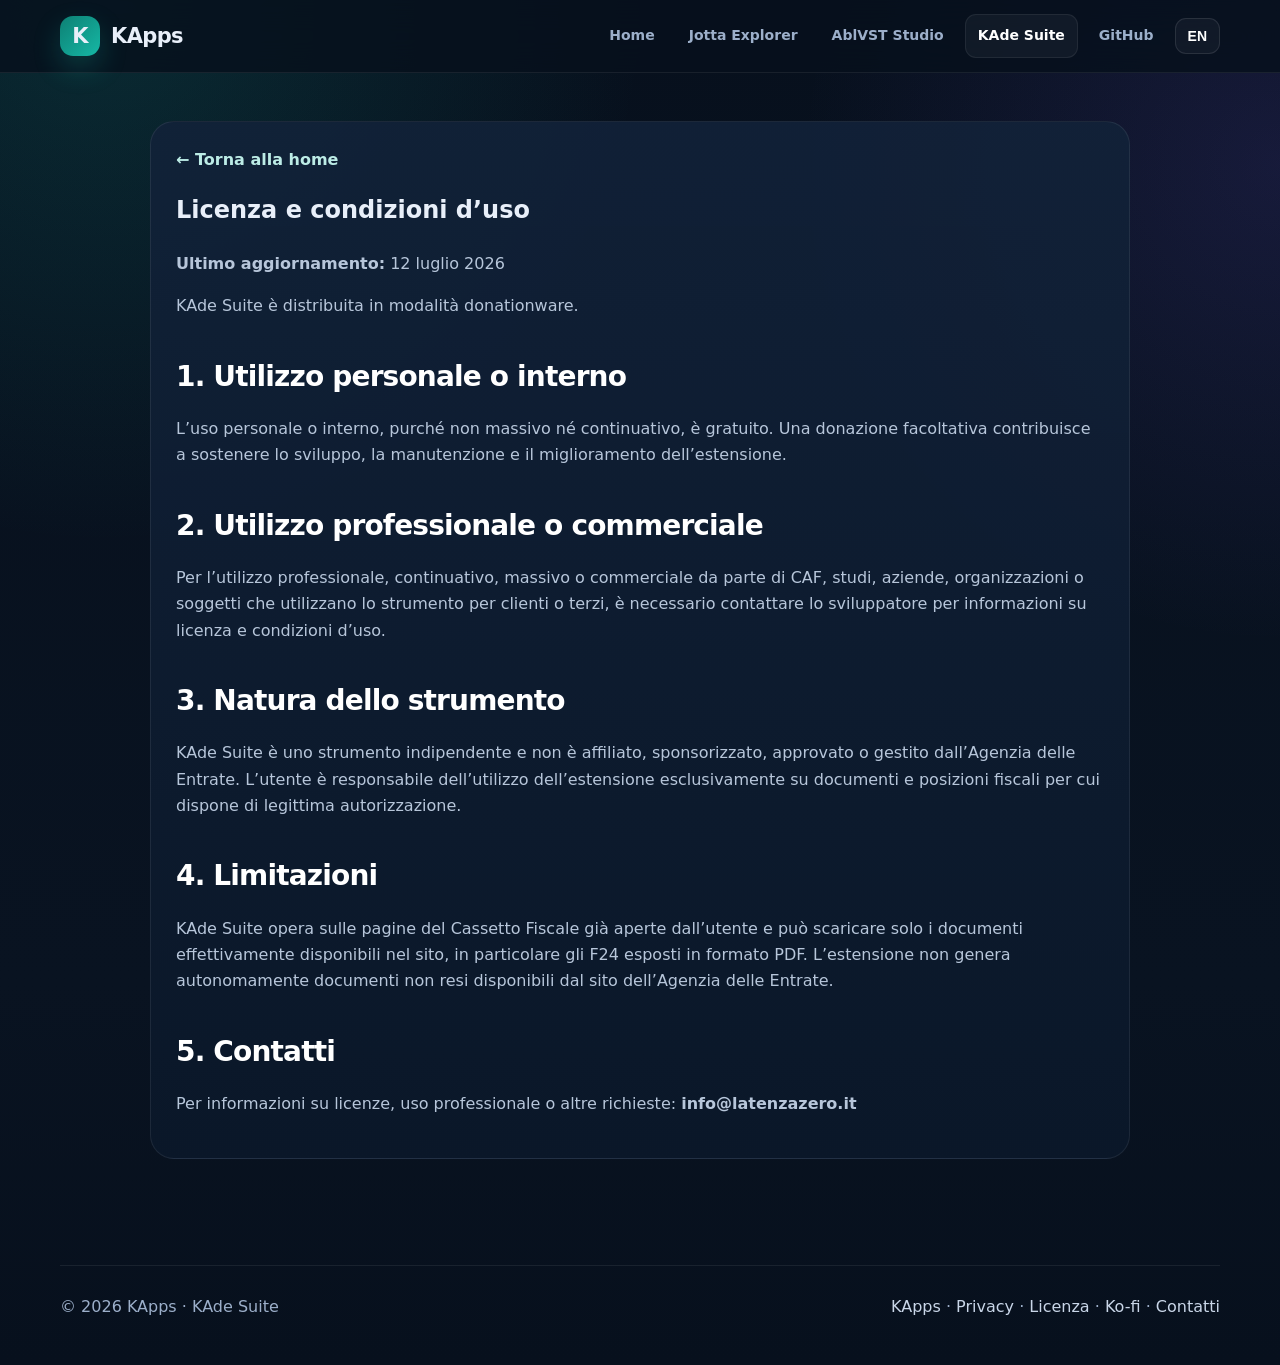
<file: docs/license.html>
<!doctype html>
<html lang="it">
<head>
  <meta charset="utf-8">
  <meta name="viewport" content="width=device-width, initial-scale=1">
  <title>Licenza e condizioni d’uso – KAde Suite</title>
  <meta name="description" content="Licenza donationware e condizioni d'uso di KAde Suite, estensione Chrome per la gestione locale dei documenti fiscali.">
  <meta name="robots" content="index,follow">
  <link rel="canonical" href="https://canbelieve.github.io/kade-suite/license.html">
  <meta name="theme-color" content="#07111f">
  <meta property="og:type" content="article">
  <meta property="og:site_name" content="KApps">
  <meta property="og:title" content="Licenza e condizioni d’uso – KAde Suite">
  <meta property="og:description" content="Licenza donationware e condizioni d'uso di KAde Suite, estensione Chrome per la gestione locale dei documenti fiscali.">
  <meta property="og:url" content="https://canbelieve.github.io/kade-suite/license.html">
  <meta name="twitter:card" content="summary">
  <link rel="icon" href="assets/favicon.ico">
  <link rel="stylesheet" href="css/style.css">
</head>
<body class="kade-page">
  <header class="site-header"><div class="container header-inner"><a class="brand" href="https://canbelieve.github.io/"><span class="brand-mark">K</span>KApps</a><nav class="nav" aria-label="Main navigation"><a href="https://canbelieve.github.io/" data-lang="it">Home</a><a href="https://canbelieve.github.io/" data-lang="en">Home</a><a href="https://canbelieve.github.io/jotta-explorer.html">Jotta Explorer</a><a href="https://canbelieve.github.io/ablvst-studio.html">AblVST Studio</a><a class="active" href="https://canbelieve.github.io/kade-suite/">KAde Suite</a><a href="https://github.com/canbelieve/kade-suite">GitHub</a><button class="lang-btn" type="button" data-language-toggle aria-label="Change language">EN</button></nav></div></header>
  <main class="container document-page"><article class="panel document-card"><a class="back-link" href="index.html">← Torna alla home</a>
      <h1>Licenza e condizioni d’uso</h1>
      <p class="muted"><strong>Ultimo aggiornamento:</strong> 12 luglio 2026</p>
      <p>KAde Suite è distribuita in modalità donationware.</p>
      <h2>1. Utilizzo personale o interno</h2>
      <p>L’uso personale o interno, purché non massivo né continuativo, è gratuito. Una donazione facoltativa contribuisce a sostenere lo sviluppo, la manutenzione e il miglioramento dell’estensione.</p>
      <h2>2. Utilizzo professionale o commerciale</h2>
      <p>Per l’utilizzo professionale, continuativo, massivo o commerciale da parte di CAF, studi, aziende, organizzazioni o soggetti che utilizzano lo strumento per clienti o terzi, è necessario contattare lo sviluppatore per informazioni su licenza e condizioni d’uso.</p>
      <h2>3. Natura dello strumento</h2>
      <p>KAde Suite è uno strumento indipendente e non è affiliato, sponsorizzato, approvato o gestito dall’Agenzia delle Entrate. L’utente è responsabile dell’utilizzo dell’estensione esclusivamente su documenti e posizioni fiscali per cui dispone di legittima autorizzazione.</p>
      <h2>4. Limitazioni</h2>
      <p>KAde Suite opera sulle pagine del Cassetto Fiscale già aperte dall’utente e può scaricare solo i documenti effettivamente disponibili nel sito, in particolare gli F24 esposti in formato PDF. L’estensione non genera autonomamente documenti non resi disponibili dal sito dell’Agenzia delle Entrate.</p>
      <h2>5. Contatti</h2>
      <p>Per informazioni su licenze, uso professionale o altre richieste: <strong>info@latenzazero.it</strong></p>
    </article></main>
  <footer class="container footer"><span>© 2026 KApps · KAde Suite</span><span><a href="https://canbelieve.github.io/">KApps</a> · <a href="privacy.html">Privacy</a> · <a href="license.html">Licenza</a> · <a href="https://ko-fi.com/U7I223UF77" target="_blank" rel="noopener noreferrer">Ko-fi</a> · <a href="mailto:info@latenzazero.it">Contatti</a></span></footer>
  <script src="js/app.js"></script>
</body>
</html>
</file>
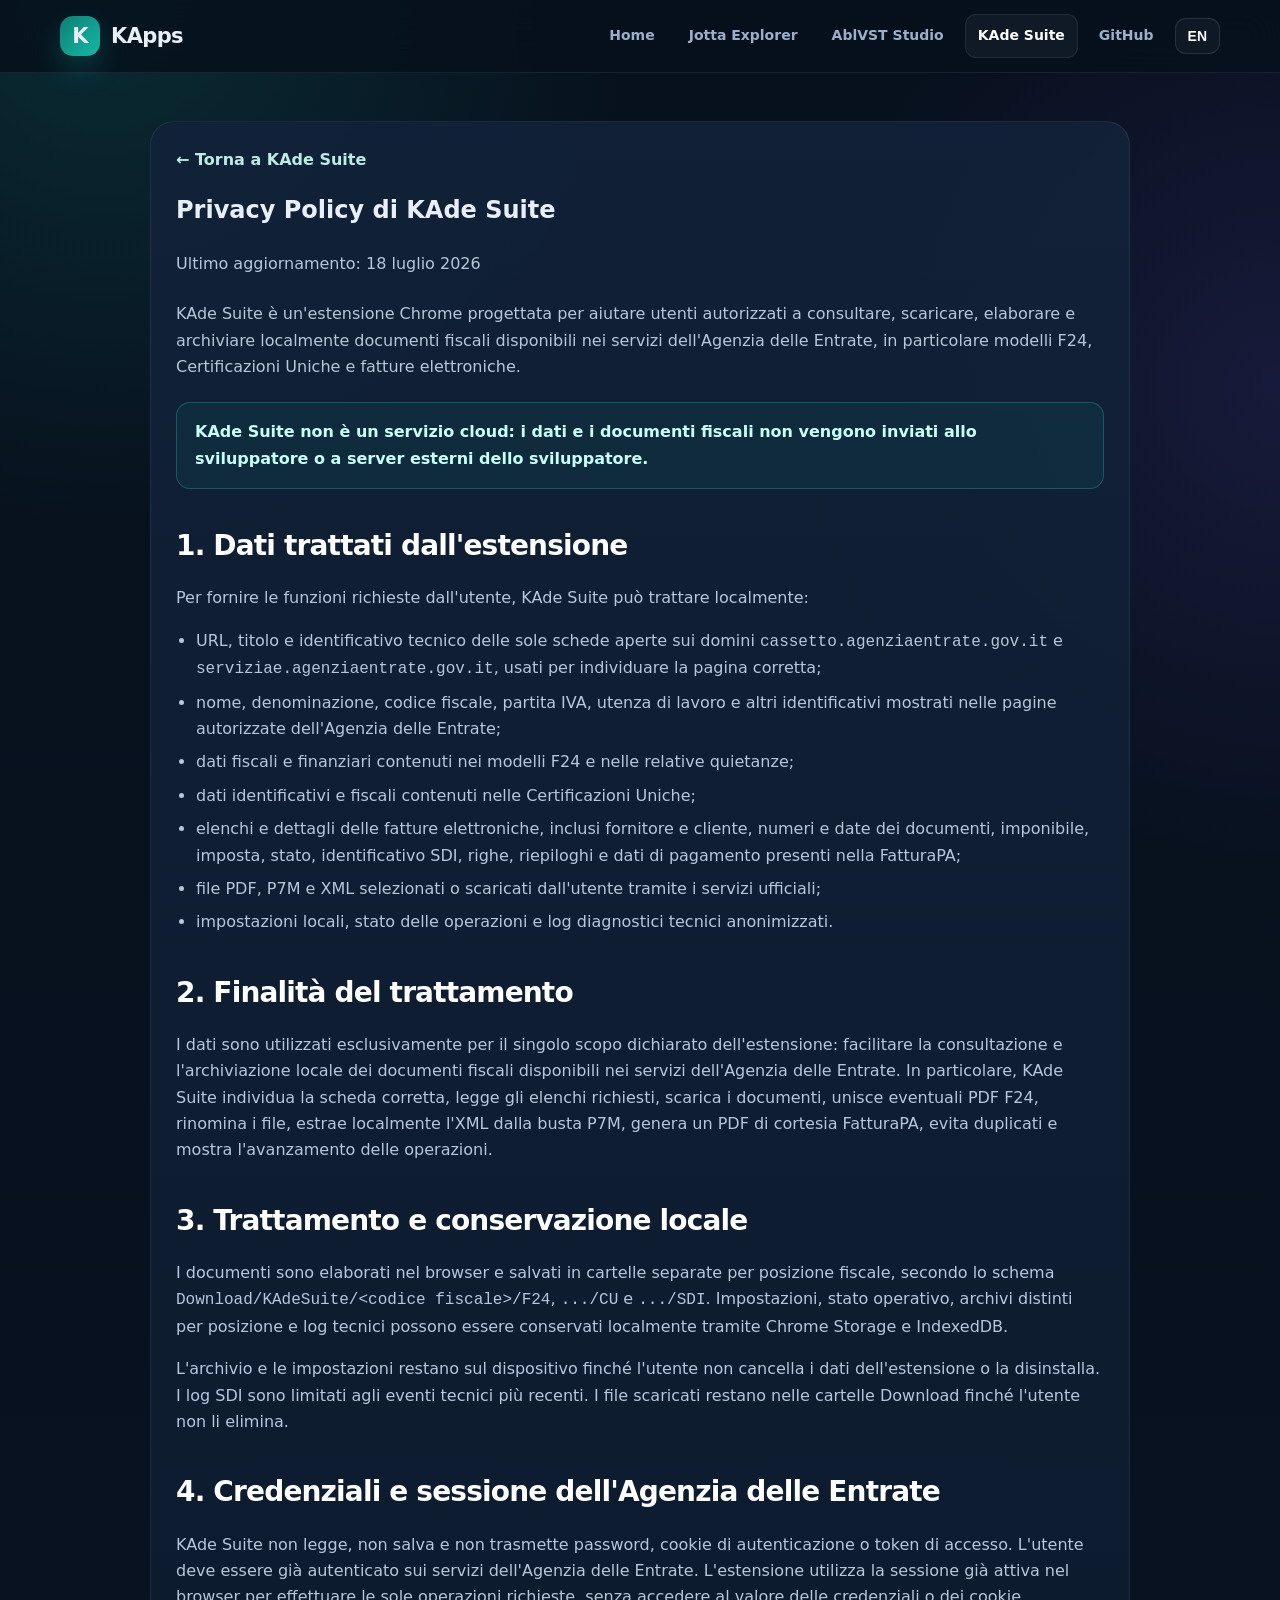
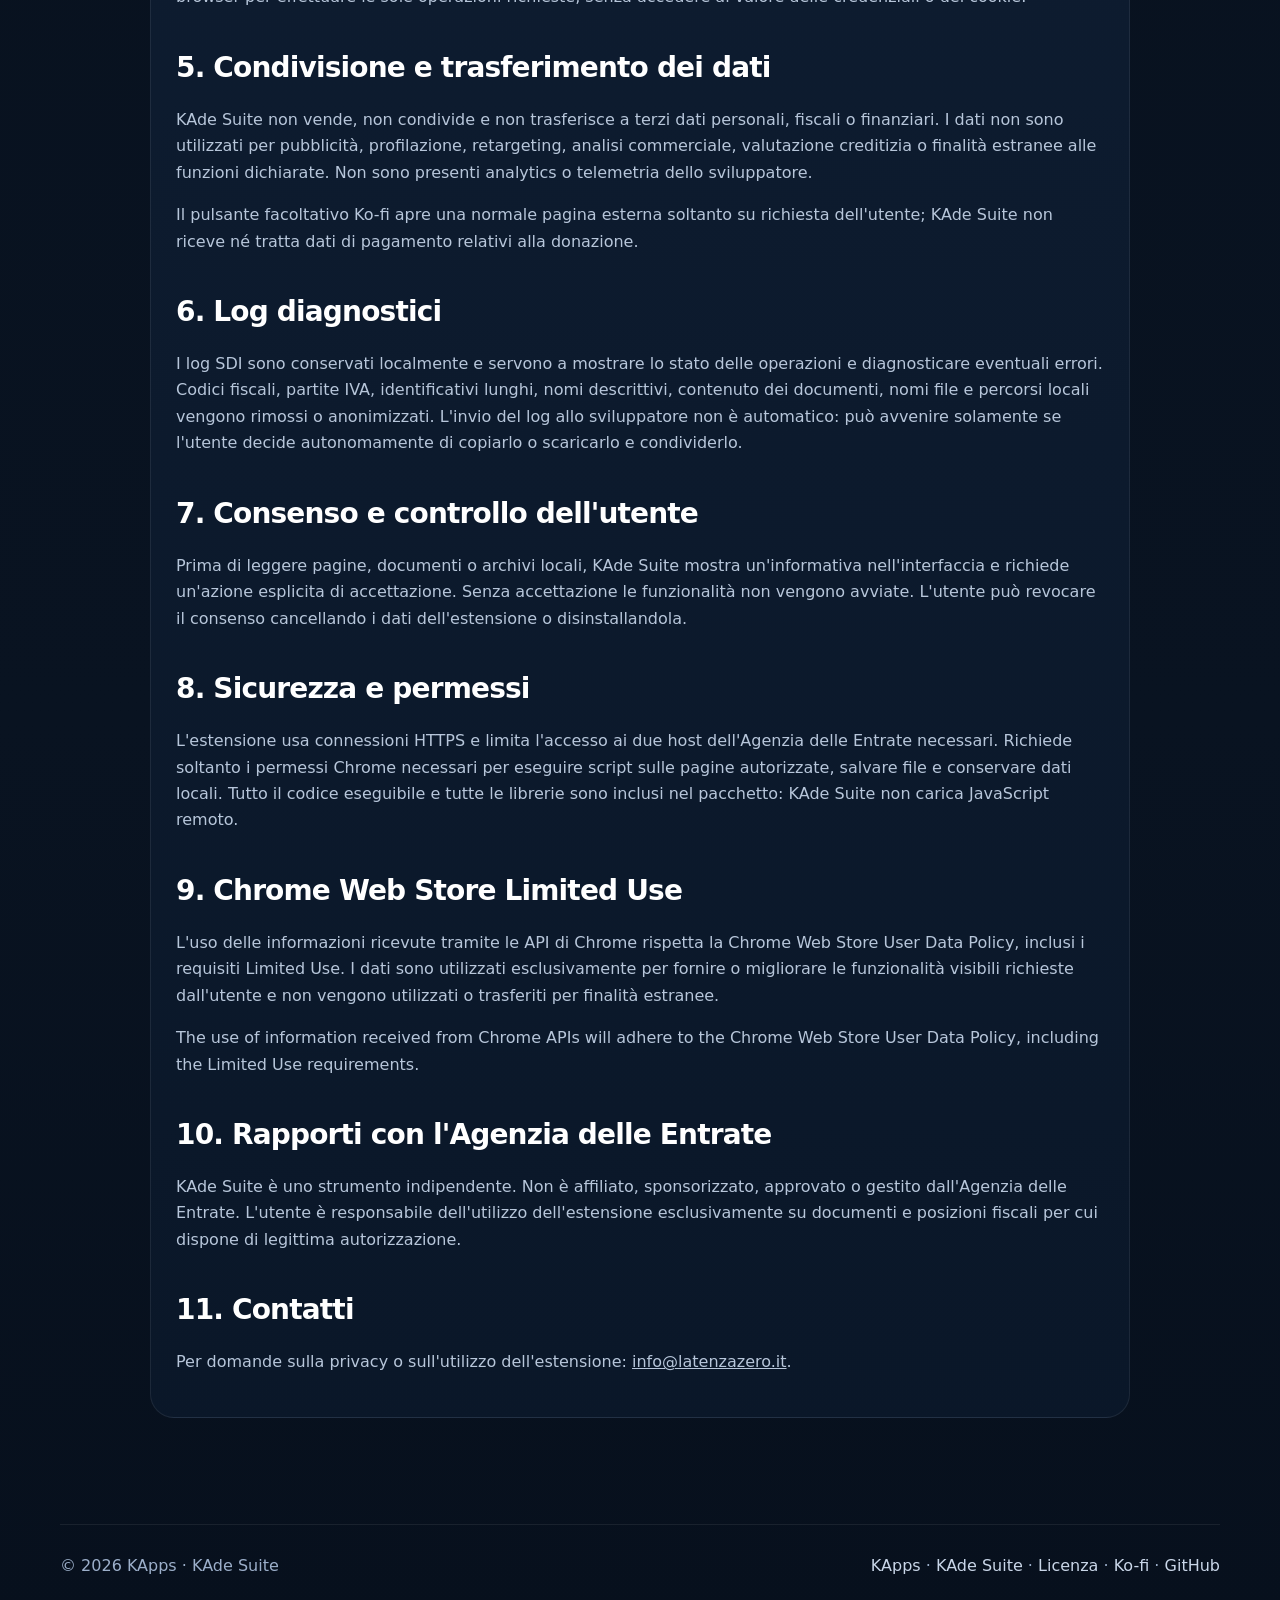
<file: docs/privacy.html>
<!doctype html><html lang="it"><head><meta charset="utf-8"><meta name="viewport" content="width=device-width,initial-scale=1"><title>Privacy Policy — KAde Suite</title><meta name="description" content="Privacy Policy di KAde Suite per F24, CU e fatture elettroniche SDI."><meta name="robots" content="index,follow"><meta name="theme-color" content="#07111f"><meta property="og:type" content="article"><meta property="og:site_name" content="KApps"><meta property="og:title" content="Privacy Policy - KAde Suite"><meta property="og:description" content="Privacy Policy di KAde Suite per F24, CU e fatture elettroniche SDI."><meta property="og:url" content="https://canbelieve.github.io/kade-suite/privacy.html"><meta name="twitter:card" content="summary"><link rel="canonical" href="https://canbelieve.github.io/kade-suite/privacy.html"><link rel="icon" href="assets/favicon-32.png"><link rel="stylesheet" href="css/style.css"></head><body class="kade-page"><header class="site-header"><div class="container header-inner"><a class="brand" href="https://canbelieve.github.io/"><span class="brand-mark">K</span>KApps</a><nav class="nav" aria-label="Main navigation"><a href="https://canbelieve.github.io/" data-lang="it">Home</a><a href="https://canbelieve.github.io/" data-lang="en">Home</a><a href="https://canbelieve.github.io/jotta-explorer.html">Jotta Explorer</a><a href="https://canbelieve.github.io/ablvst-studio.html">AblVST Studio</a><a class="active" href="https://canbelieve.github.io/kade-suite/">KAde Suite</a><a href="https://github.com/canbelieve/kade-suite">GitHub</a><button class="lang-btn" type="button" data-language-toggle aria-label="Change language">EN</button></nav></div></header><main class="container document-page"><article class="panel document-card"><a class="back-link" href="index.html">← Torna a KAde Suite</a>
      <h1>Privacy Policy di KAde Suite</h1>
      <p class="document-meta">Ultimo aggiornamento: 18 luglio 2026</p>
      <p>KAde Suite è un'estensione Chrome progettata per aiutare utenti autorizzati a consultare, scaricare, elaborare e archiviare localmente documenti fiscali disponibili nei servizi dell'Agenzia delle Entrate, in particolare modelli F24, Certificazioni Uniche e fatture elettroniche.</p>

      <div class="notice">KAde Suite non è un servizio cloud: i dati e i documenti fiscali non vengono inviati allo sviluppatore o a server esterni dello sviluppatore.</div>

      <h2>1. Dati trattati dall'estensione</h2>
      <p>Per fornire le funzioni richieste dall'utente, KAde Suite può trattare localmente:</p>
      <ul>
        <li>URL, titolo e identificativo tecnico delle sole schede aperte sui domini <code>cassetto.agenziaentrate.gov.it</code> e <code>serviziae.agenziaentrate.gov.it</code>, usati per individuare la pagina corretta;</li>
        <li>nome, denominazione, codice fiscale, partita IVA, utenza di lavoro e altri identificativi mostrati nelle pagine autorizzate dell'Agenzia delle Entrate;</li>
        <li>dati fiscali e finanziari contenuti nei modelli F24 e nelle relative quietanze;</li>
        <li>dati identificativi e fiscali contenuti nelle Certificazioni Uniche;</li>
        <li>elenchi e dettagli delle fatture elettroniche, inclusi fornitore e cliente, numeri e date dei documenti, imponibile, imposta, stato, identificativo SDI, righe, riepiloghi e dati di pagamento presenti nella FatturaPA;</li>
        <li>file PDF, P7M e XML selezionati o scaricati dall'utente tramite i servizi ufficiali;</li>
        <li>impostazioni locali, stato delle operazioni e log diagnostici tecnici anonimizzati.</li>
      </ul>

      <h2>2. Finalità del trattamento</h2>
      <p>I dati sono utilizzati esclusivamente per il singolo scopo dichiarato dell'estensione: facilitare la consultazione e l'archiviazione locale dei documenti fiscali disponibili nei servizi dell'Agenzia delle Entrate. In particolare, KAde Suite individua la scheda corretta, legge gli elenchi richiesti, scarica i documenti, unisce eventuali PDF F24, rinomina i file, estrae localmente l'XML dalla busta P7M, genera un PDF di cortesia FatturaPA, evita duplicati e mostra l'avanzamento delle operazioni.</p>

      <h2>3. Trattamento e conservazione locale</h2>
      <p>I documenti sono elaborati nel browser e salvati in cartelle separate per posizione fiscale, secondo lo schema <code>Download/KAdeSuite/&lt;codice fiscale&gt;/F24</code>, <code>.../CU</code> e <code>.../SDI</code>. Impostazioni, stato operativo, archivi distinti per posizione e log tecnici possono essere conservati localmente tramite Chrome Storage e IndexedDB.</p>
      <p>L'archivio e le impostazioni restano sul dispositivo finché l'utente non cancella i dati dell'estensione o la disinstalla. I log SDI sono limitati agli eventi tecnici più recenti. I file scaricati restano nelle cartelle Download finché l'utente non li elimina.</p>

      <h2>4. Credenziali e sessione dell'Agenzia delle Entrate</h2>
      <p>KAde Suite non legge, non salva e non trasmette password, cookie di autenticazione o token di accesso. L'utente deve essere già autenticato sui servizi dell'Agenzia delle Entrate. L'estensione utilizza la sessione già attiva nel browser per effettuare le sole operazioni richieste, senza accedere al valore delle credenziali o dei cookie.</p>

      <h2>5. Condivisione e trasferimento dei dati</h2>
      <p>KAde Suite non vende, non condivide e non trasferisce a terzi dati personali, fiscali o finanziari. I dati non sono utilizzati per pubblicità, profilazione, retargeting, analisi commerciale, valutazione creditizia o finalità estranee alle funzioni dichiarate. Non sono presenti analytics o telemetria dello sviluppatore.</p>
      <p>Il pulsante facoltativo Ko-fi apre una normale pagina esterna soltanto su richiesta dell'utente; KAde Suite non riceve né tratta dati di pagamento relativi alla donazione.</p>

      <h2>6. Log diagnostici</h2>
      <p>I log SDI sono conservati localmente e servono a mostrare lo stato delle operazioni e diagnosticare eventuali errori. Codici fiscali, partite IVA, identificativi lunghi, nomi descrittivi, contenuto dei documenti, nomi file e percorsi locali vengono rimossi o anonimizzati. L'invio del log allo sviluppatore non è automatico: può avvenire solamente se l'utente decide autonomamente di copiarlo o scaricarlo e condividerlo.</p>

      <h2>7. Consenso e controllo dell'utente</h2>
      <p>Prima di leggere pagine, documenti o archivi locali, KAde Suite mostra un'informativa nell'interfaccia e richiede un'azione esplicita di accettazione. Senza accettazione le funzionalità non vengono avviate. L'utente può revocare il consenso cancellando i dati dell'estensione o disinstallandola.</p>

      <h2>8. Sicurezza e permessi</h2>
      <p>L'estensione usa connessioni HTTPS e limita l'accesso ai due host dell'Agenzia delle Entrate necessari. Richiede soltanto i permessi Chrome necessari per eseguire script sulle pagine autorizzate, salvare file e conservare dati locali. Tutto il codice eseguibile e tutte le librerie sono inclusi nel pacchetto: KAde Suite non carica JavaScript remoto.</p>

      <h2>9. Chrome Web Store Limited Use</h2>
      <p>L'uso delle informazioni ricevute tramite le API di Chrome rispetta la Chrome Web Store User Data Policy, inclusi i requisiti Limited Use. I dati sono utilizzati esclusivamente per fornire o migliorare le funzionalità visibili richieste dall'utente e non vengono utilizzati o trasferiti per finalità estranee.</p>
      <p lang="en">The use of information received from Chrome APIs will adhere to the Chrome Web Store User Data Policy, including the Limited Use requirements.</p>

      <h2>10. Rapporti con l'Agenzia delle Entrate</h2>
      <p>KAde Suite è uno strumento indipendente. Non è affiliato, sponsorizzato, approvato o gestito dall'Agenzia delle Entrate. L'utente è responsabile dell'utilizzo dell'estensione esclusivamente su documenti e posizioni fiscali per cui dispone di legittima autorizzazione.</p>

      <h2>11. Contatti</h2>
      <p>Per domande sulla privacy o sull'utilizzo dell'estensione: <a href="mailto:info@latenzazero.it">info@latenzazero.it</a>.</p>
    </article></main><footer class="container footer"><span>© 2026 KApps · KAde Suite</span><span><a href="https://canbelieve.github.io/">KApps</a> · <a href="index.html">KAde Suite</a> · <a href="license.html">Licenza</a> · <a href="https://ko-fi.com/U7I223UF77" target="_blank" rel="noopener noreferrer">Ko-fi</a> · <a href="https://github.com/canbelieve/kade-suite">GitHub</a></span></footer><script src="js/app.js"></script></body></html>
</file>
<file: docs/css/style.css>
:root{
  --bg:#07101d;--bg2:#0a1526;--panel:#0f1d33;--panel2:#13243e;--line:#263a5c;
  --text:#e8eff9;--muted:#9cafca;--white:#fff;--brand:#16b8a5;--brand2:#0d8074;
  --purple:#7657e8;--warning:#f5b83d;--shadow:0 24px 70px rgba(0,0,0,.34);
}
*{box-sizing:border-box}html{scroll-behavior:smooth}body{margin:0;background:
radial-gradient(circle at 8% 0,rgba(22,184,165,.16),transparent 34rem),
radial-gradient(circle at 100% 12%,rgba(118,87,232,.14),transparent 30rem),
linear-gradient(180deg,var(--bg),#091321 72%,var(--bg));color:var(--text);font:16px/1.65 Inter,system-ui,-apple-system,"Segoe UI",sans-serif}
a{color:inherit}.container{width:min(1160px,calc(100% - 32px));margin:auto}.site-header{position:sticky;top:0;z-index:50;background:rgba(7,16,29,.82);backdrop-filter:blur(18px);border-bottom:1px solid rgba(255,255,255,.07)}
.header-inner{min-height:72px;display:flex;align-items:center;justify-content:space-between;gap:20px}.brand{display:flex;align-items:center;gap:11px;text-decoration:none;font-size:21px;font-weight:900;letter-spacing:-.03em}.brand-mark{width:40px;height:40px;border-radius:13px;display:grid;place-items:center;background:linear-gradient(135deg,var(--brand2),var(--brand));box-shadow:0 12px 28px rgba(22,184,165,.24)}
.nav{display:flex;align-items:center;gap:8px}.nav a,.lang-btn{border:1px solid transparent;background:transparent;color:var(--muted);padding:9px 12px;border-radius:11px;text-decoration:none;font-weight:750;font-size:14px}.nav a:hover,.nav a.active{color:#fff;background:rgba(255,255,255,.045);border-color:rgba(255,255,255,.07)}.lang-btn{cursor:pointer;color:#fff;border-color:rgba(255,255,255,.1);background:rgba(255,255,255,.04)}
.hero{padding:84px 0 58px;text-align:center}.eyebrow{color:#8cf5e8;font-size:12px;letter-spacing:.16em;text-transform:uppercase;font-weight:900}.hero h1{font-size:clamp(50px,9vw,92px);line-height:.96;letter-spacing:-.075em;margin:14px 0 22px;color:#fff}.hero h1 span{color:var(--brand)}.hero-copy{max-width:780px;margin:auto;color:#b8c7dc;font-size:20px}.hero-actions{display:flex;justify-content:center;gap:12px;flex-wrap:wrap;margin-top:28px}
.button{display:inline-flex;align-items:center;justify-content:center;min-height:48px;padding:12px 18px;border-radius:14px;text-decoration:none;font-weight:850;border:1px solid rgba(255,255,255,.1);background:rgba(255,255,255,.04);color:#fff}.button.primary{background:linear-gradient(180deg,var(--brand),var(--brand2));border-color:#25c7b5;box-shadow:0 14px 30px rgba(13,128,116,.27)}.button.purple{background:linear-gradient(180deg,#8468ee,#6548cf);border-color:#947df0;box-shadow:0 14px 30px rgba(101,72,207,.26)}.button:hover{transform:translateY(-1px)}
.section{padding:60px 0}.section-head{display:flex;justify-content:space-between;align-items:end;gap:24px;margin-bottom:22px}.section-head h2{margin:0;color:#fff;font-size:clamp(32px,5vw,50px);letter-spacing:-.05em;line-height:1}.section-head p{max-width:620px;margin:0;color:var(--muted)}
.apps-grid{display:grid;grid-template-columns:1fr 1fr;gap:22px}.app-card{overflow:hidden;border:1px solid rgba(255,255,255,.075);background:linear-gradient(180deg,rgba(19,36,62,.98),rgba(10,22,39,.98));border-radius:28px;box-shadow:var(--shadow)}.app-shot{margin:22px 22px 0;border-radius:20px 20px 0 0;overflow:hidden;border:1px solid rgba(255,255,255,.09);border-bottom:0;background:#fff;transition:.25s transform}.app-card:hover .app-shot{transform:translateY(-4px)}.app-shot img{display:block;width:100%;height:310px;object-fit:cover;object-position:top}.app-content{padding:25px}.tag{display:inline-flex;padding:7px 10px;border-radius:999px;border:1px solid rgba(255,255,255,.08);background:rgba(255,255,255,.035);font-size:12px;font-weight:850;color:#c2d0e2}.app-content h3{font-size:34px;letter-spacing:-.045em;color:#fff;margin:13px 0 8px}.app-content p{color:#b6c5da;margin:0}.app-actions{display:flex;gap:10px;flex-wrap:wrap;margin-top:20px}.store-badge{display:block;width:206px;height:58px;object-fit:contain;margin-top:14px}
.feature-strip{display:grid;grid-template-columns:repeat(3,1fr);gap:12px;padding:20px;border-top:1px solid rgba(255,255,255,.07);background:rgba(0,0,0,.11)}.mini-feature{padding:16px;border:1px solid rgba(255,255,255,.07);background:rgba(255,255,255,.027);border-radius:16px;color:#b9c7da}.mini-feature strong{display:block;color:#fff;margin-bottom:4px}
.product-hero{padding:64px 0 40px}.product-grid{display:grid;grid-template-columns:1.05fr .95fr;gap:34px;align-items:center}.product-copy h1{font-size:clamp(48px,8vw,82px);line-height:.98;letter-spacing:-.065em;margin:12px 0 20px;color:#fff}.product-copy p{color:#b8c7dc;font-size:20px}.product-shot{border:1px solid rgba(255,255,255,.09);border-radius:24px;padding:10px;background:linear-gradient(180deg,rgba(255,255,255,.07),rgba(255,255,255,.025));box-shadow:var(--shadow)}.product-shot img{width:100%;display:block;border-radius:16px;background:#fff}.notes{display:flex;gap:14px;flex-wrap:wrap;margin-top:18px;color:var(--muted);font-size:14px}
.content-grid{display:grid;grid-template-columns:1fr 1fr;gap:18px}.panel{border:1px solid rgba(255,255,255,.075);background:linear-gradient(180deg,rgba(18,34,57,.9),rgba(11,24,42,.92));border-radius:24px;padding:25px}.panel h2{margin:0 0 12px;color:#fff;font-size:28px;letter-spacing:-.03em}.panel h3{color:#fff}.panel p,.panel li{color:#b7c6da}.panel ul{padding-left:20px}.callout{border-color:rgba(245,184,61,.28);background:linear-gradient(180deg,rgba(104,72,10,.18),rgba(33,25,15,.26))}.cta{margin-top:22px;text-align:center;border:1px solid rgba(22,184,165,.23);background:radial-gradient(circle at top,rgba(22,184,165,.15),transparent 56%),rgba(15,29,49,.75);border-radius:28px;padding:44px 24px}.cta h2{margin:0 0 10px;font-size:clamp(32px,5vw,52px);letter-spacing:-.045em}.cta p{max-width:660px;margin:0 auto 20px;color:var(--muted)}
.footer{margin-top:42px;padding:28px 0 44px;border-top:1px solid rgba(255,255,255,.07);display:flex;justify-content:space-between;gap:20px;flex-wrap:wrap;color:var(--muted)}.footer a{text-decoration:none;color:#c9d6e8}
[hidden]{display:none!important}
@media(max-width:920px){.apps-grid,.product-grid,.content-grid{grid-template-columns:1fr}.app-shot img{height:auto}.feature-strip{grid-template-columns:1fr}.nav a:not(.keep-mobile){display:none}.hero{padding-top:54px}.section-head{display:block}.section-head p{margin-top:10px}}
@media(max-width:560px){.header-inner{min-height:64px}.brand{font-size:19px}.brand-mark{width:36px;height:36px}.hero h1{font-size:54px}.hero-copy,.product-copy p{font-size:18px}.app-content{padding:21px}.app-shot{margin:14px 14px 0}.section{padding:44px 0}}
.kade-accent{color:var(--brand)}.kade-page .product-grid{grid-template-columns:1fr}.kade-page .product-copy{text-align:center;max-width:920px;margin:auto}.kade-page .product-copy .hero-actions{justify-content:center}.kade-page .product-shot{width:min(920px,100%);margin:28px auto 0}.kade-page .notes{justify-content:center}.cta .hero-actions{align-items:center;justify-content:center!important}.cta .hero-actions .button{box-sizing:border-box;width:190px;max-width:100%;height:46px;min-height:46px;padding:10px 18px;border-radius:12px}.cta .kofi-link{gap:7px;background:#232a4a;border-color:rgba(255,255,255,.55);box-shadow:0 10px 24px rgba(0,0,0,.22)}.grid-3{display:grid;grid-template-columns:repeat(3,1fr);gap:16px}.faq{display:grid;gap:10px}.faq details{border:1px solid rgba(255,255,255,.075);background:rgba(15,29,49,.75);border-radius:16px;padding:0 18px}.faq summary{cursor:pointer;padding:17px 0;color:#fff;font-weight:800}.faq p{color:var(--muted);margin:0 0 17px}.requirements{display:grid;grid-template-columns:1.15fr .85fr;gap:18px}.store-badge-kade{display:block;width:206px;margin:18px auto 0}.kade-logo{width:36px;height:36px;border-radius:11px;vertical-align:middle;margin-right:8px}@media(max-width:920px){.grid-3,.requirements{grid-template-columns:1fr}}

.product-shot picture,.module-card picture,.compact-promo picture{display:block}.sdi-shot{width:100%;max-width:1160px;margin:0 auto 22px}.sdi-shot img{width:100%;height:auto;display:block;object-fit:contain}.sdi-features{margin-top:18px}.promo-hero{max-width:1160px}.module-showcase{display:grid;grid-template-columns:repeat(2,minmax(0,1fr));gap:18px}.module-card{padding:0;overflow:hidden}.module-card img{display:block;width:100%;height:auto;border-bottom:1px solid rgba(255,255,255,.09)}.module-card div{padding:18px}.module-card h3{margin:0 0 7px}.module-card p{margin:0}.compact-promo{display:block;width:min(440px,100%);margin:28px auto 0;border-radius:12px;overflow:hidden;box-shadow:0 18px 36px rgba(0,0,0,.24);transition:transform .2s ease,box-shadow .2s ease}.compact-promo:hover{transform:translateY(-3px);box-shadow:0 24px 42px rgba(0,0,0,.32)}.compact-promo img{display:block;width:100%;height:auto}.document-page{padding:48px 0 64px}.document-card{max-width:980px;margin:auto}.document-card h1{margin-top:0}.document-card h2{margin-top:34px}.document-card ul{color:var(--muted)}.document-card li{margin:7px 0}.document-meta{color:var(--muted);margin-bottom:24px}.notice{padding:16px 18px;border:1px solid rgba(22,184,165,.35);background:rgba(22,184,165,.08);border-radius:14px;color:#c8fff8;font-weight:750;margin:22px 0}.back-link{display:inline-flex;margin-bottom:18px;text-decoration:none;color:#bcece6;font-weight:800}@media(max-width:720px){.module-showcase{grid-template-columns:1fr}}
.workflow-grid{grid-template-columns:repeat(4,1fr)}.step>span{display:grid;place-items:center;width:38px;height:38px;border-radius:12px;background:rgba(22,184,165,.14);border:1px solid rgba(22,184,165,.34);color:#9cfff3;font-weight:900;margin-bottom:14px}.step h3{margin:0 0 8px}.step p{margin:0}@media(max-width:1050px){.workflow-grid{grid-template-columns:repeat(2,1fr)}}@media(max-width:620px){.workflow-grid{grid-template-columns:1fr}}
.button.primary,.button.purple{background:linear-gradient(180deg,var(--brand),var(--brand2));border-color:#25c7b5;box-shadow:0 14px 30px rgba(13,128,116,.27)}.footer a{color:#c9d6e8}.product-hero .hero-actions{justify-content:flex-start!important}
/* Preserve each hero screenshot's native aspect ratio at responsive widths. */
.product-shot img { height: auto; }
</file>
